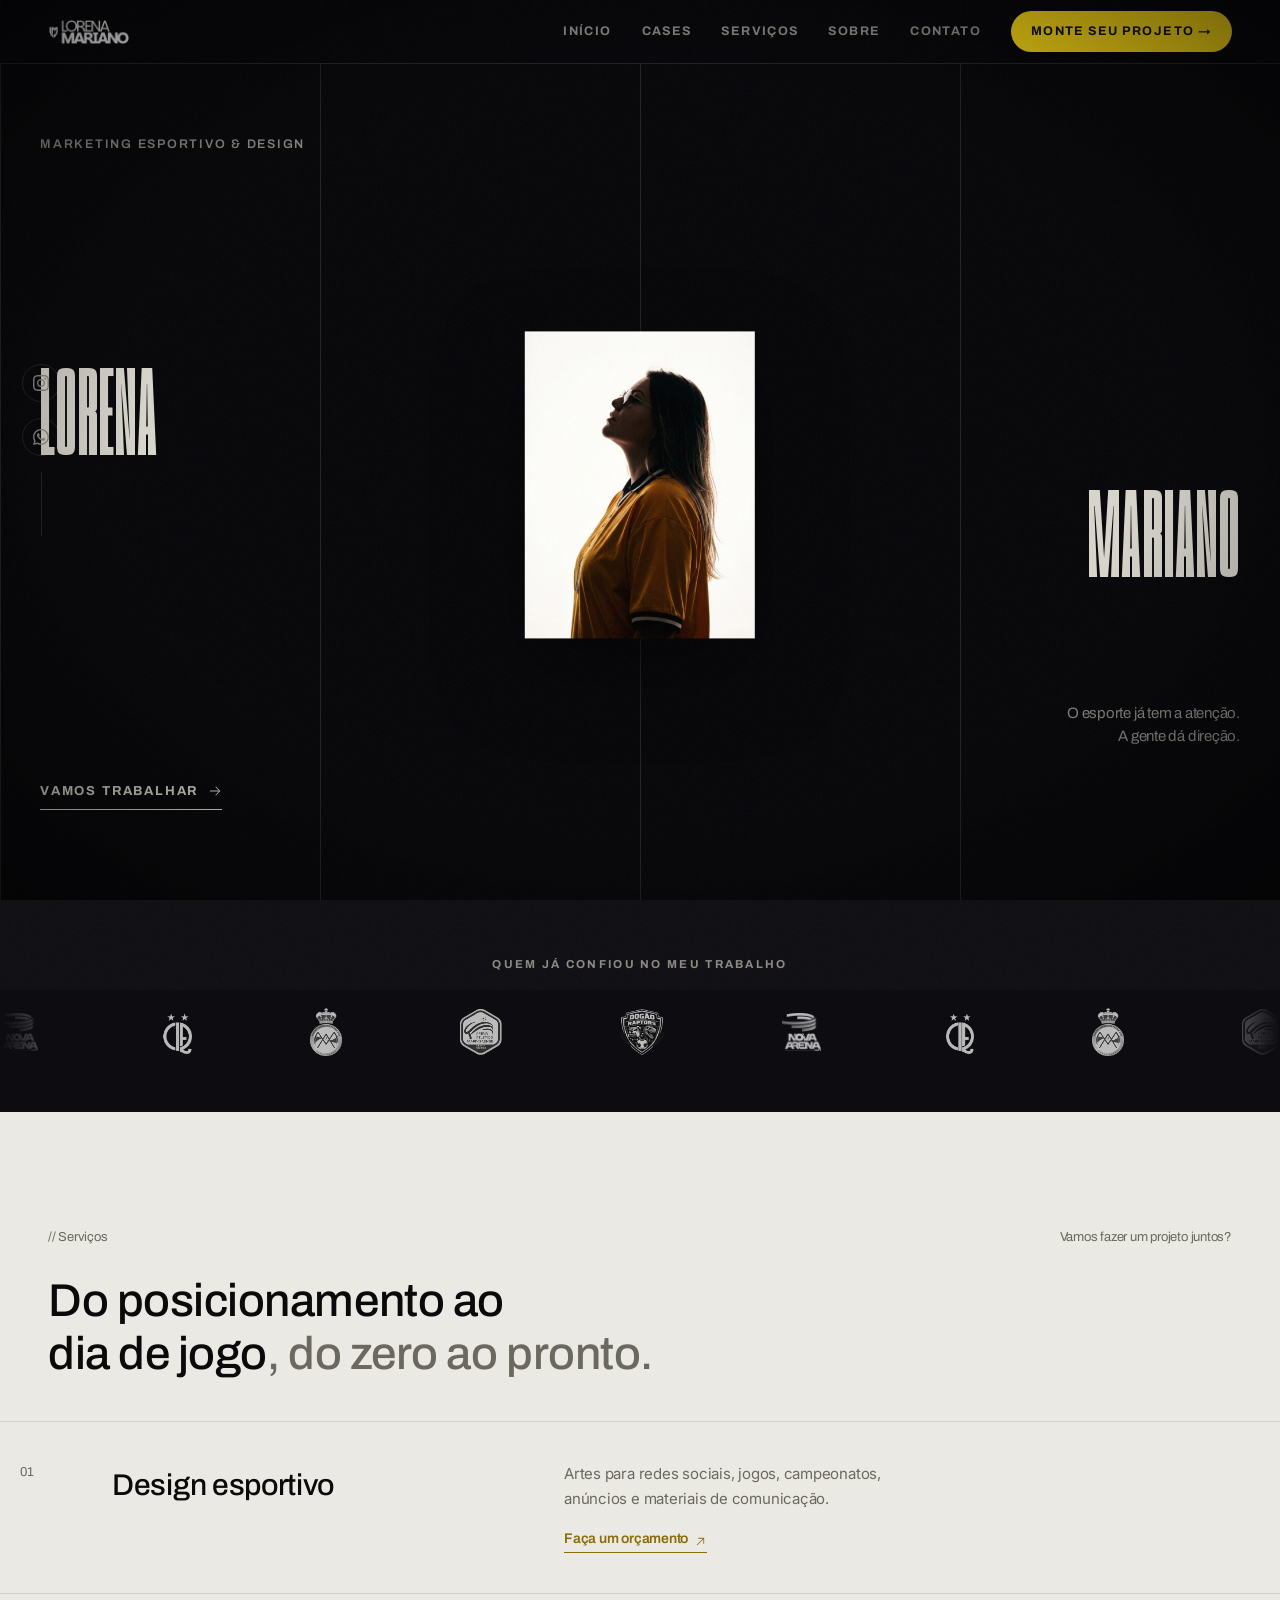
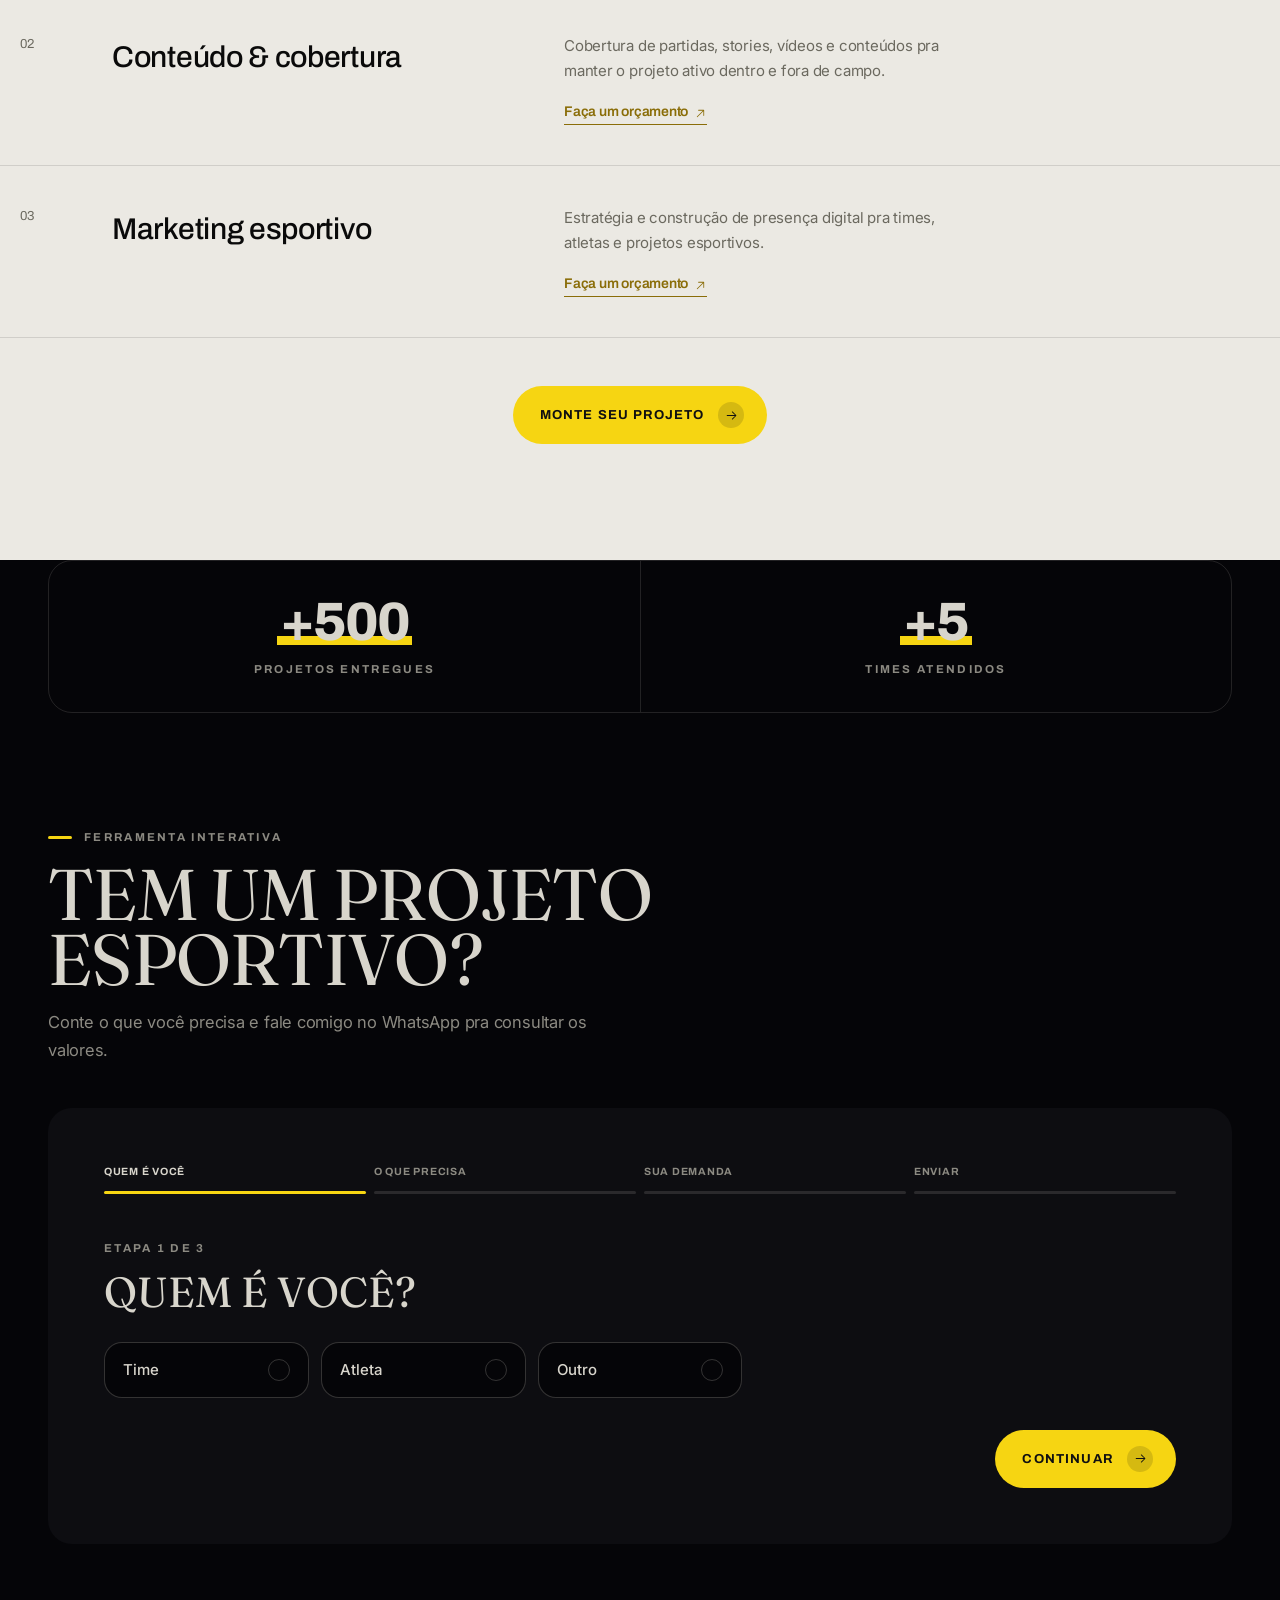
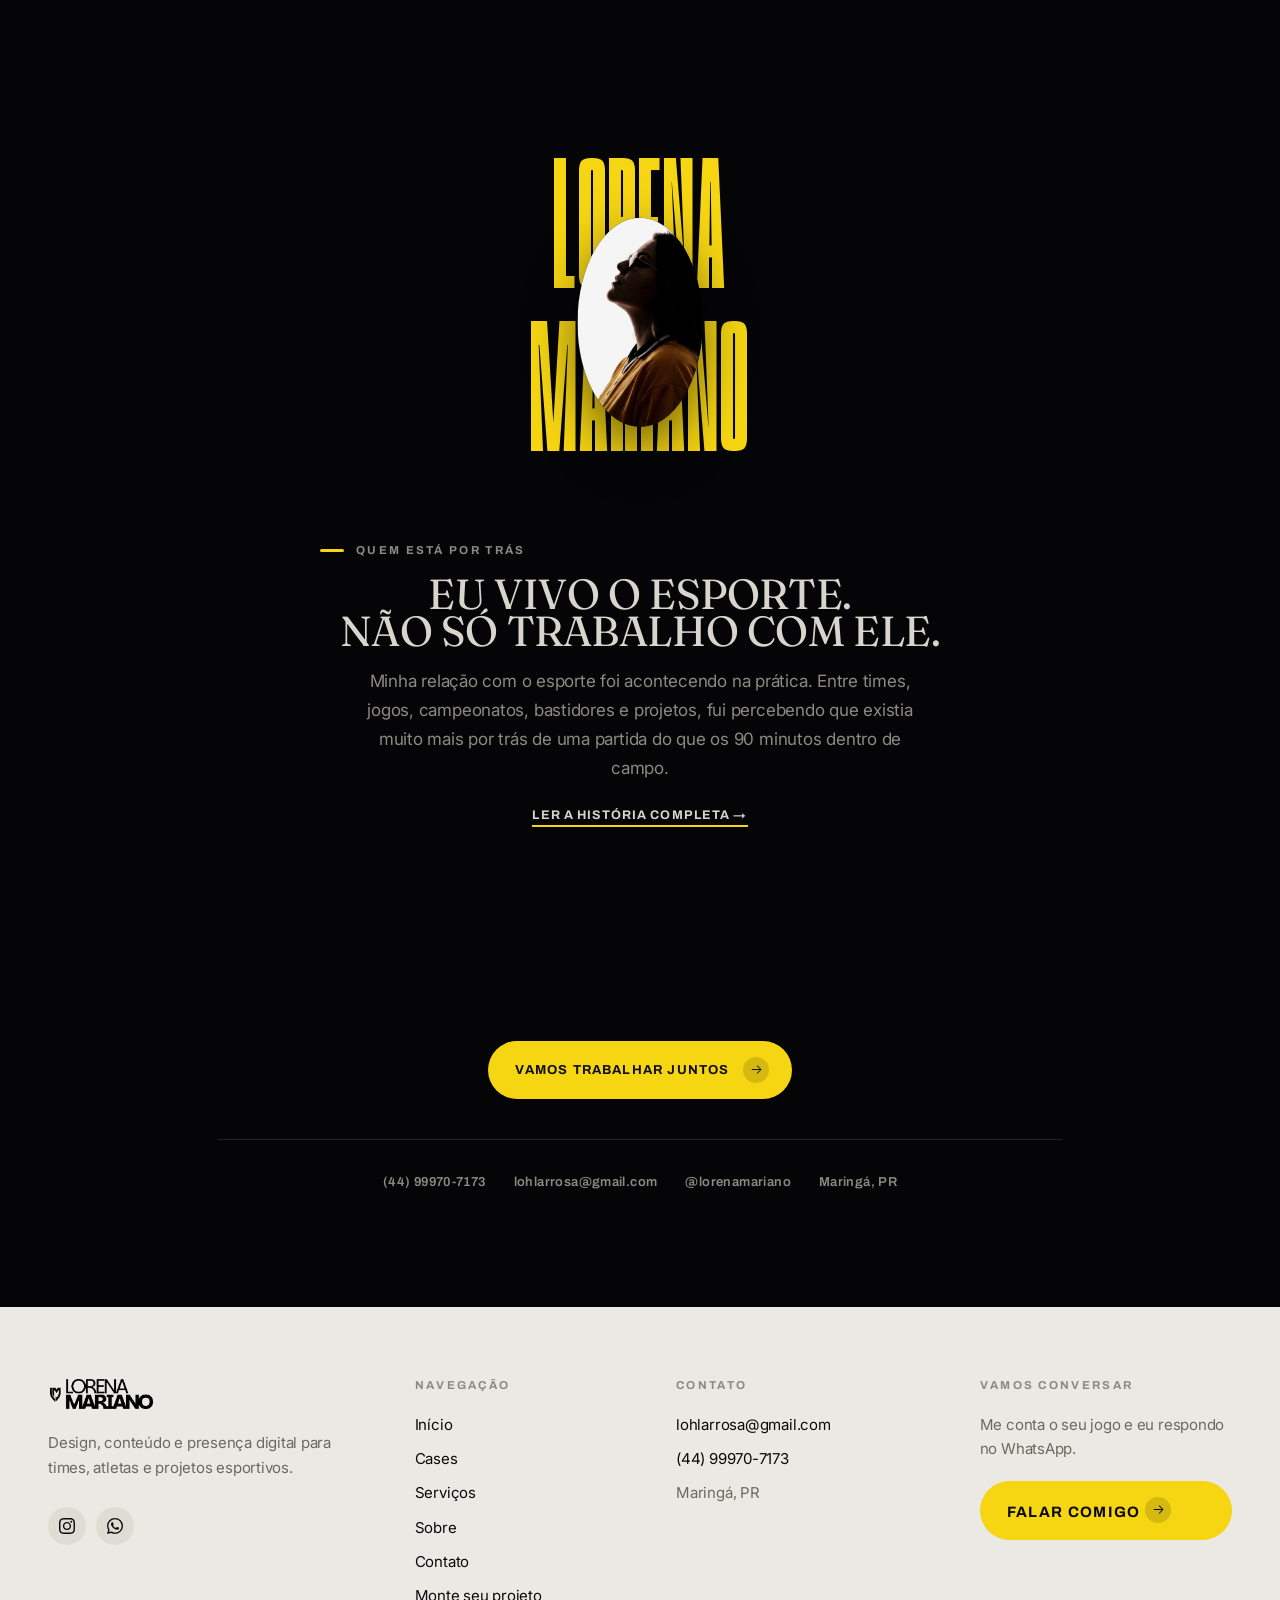
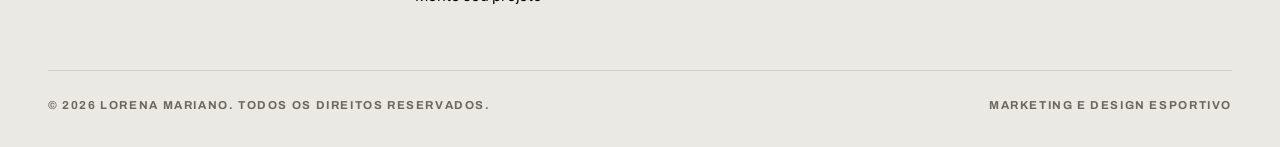
<file: lorena-mariano-design/index.html>
<!DOCTYPE html>
<html lang="pt-BR">
<head>
<meta charset="UTF-8" />
<meta name="viewport" content="width=device-width, initial-scale=1.0" />
<title>Lorena Mariano | Marketing Esportivo</title>
<meta name="description" content="Design, conteúdo e presença digital para times, atletas e projetos esportivos." />
<link rel="canonical" href="https://lorenadesign.com.br/" />

<meta property="og:type" content="website" />
<meta property="og:locale" content="pt_BR" />
<meta property="og:title" content="Lorena Mariano | Marketing Esportivo" />
<meta property="og:description" content="Design, conteúdo e presença digital para times, atletas e projetos esportivos." />
<meta property="og:image" content="https://lorenadesign.com.br/img/hero/01-prancheta.jpg" />
<meta name="twitter:card" content="summary_large_image" />
<meta name="theme-color" content="#050508" />

<link rel="icon" type="image/png" href="favicon.png" />
<link rel="apple-touch-icon" href="favicon.png" />

<link rel="preconnect" href="https://fonts.googleapis.com" />
<link rel="preconnect" href="https://fonts.gstatic.com" crossorigin />
<link href="https://fonts.googleapis.com/css2?family=Archivo:wght@400;500;600;700;800&family=Inter:wght@300;400;500;600&family=Fraunces:ital,opsz,wght@0,9..144,300;0,9..144,400;1,9..144,300&display=swap" rel="stylesheet" />
<link rel="preload" as="font" type="font/ttf" href="fonts/Furuko.ttf" crossorigin />

<link rel="stylesheet" href="styles.css" />

<script type="application/ld+json">
{
  "@context": "https://schema.org",
  "@type": "ProfessionalService",
  "name": "Lorena Mariano",
  "description": "Marketing esportivo, design e conteúdo para times, atletas e projetos esportivos.",
  "url": "https://lorenadesign.com.br/",
  "image": "https://lorenadesign.com.br/img/hero/01-prancheta.jpg",
  "areaServed": "Brasil",
  "address": { "@type": "PostalAddress", "addressLocality": "Maringá", "addressRegion": "PR", "addressCountry": "BR" },
  "sameAs": ["https://instagram.com/lorenamariano"],
  "email": "lohlarrosa@gmail.com",
  "telephone": "+5544999707173"
}
</script>
</head>
<body>
<div class="grain-overlay" aria-hidden="true"></div>

<!-- ============ NAV ============ -->
<header id="header">
  <div class="wrap nav">
    <a href="#top" class="logo" aria-label="Lorena Mariano, início">
      <img src="logo/logo.png" alt="Lorena Mariano" width="150" height="30" />
    </a>
    <nav class="nav-links" id="navLinks" aria-label="Principal">
      <a href="#top">Início</a>
      <a href="cases.html">Cases</a>
      <a href="#servicos">Serviços</a>
      <a href="#sobre">Sobre</a>
      <a href="#contato">Contato</a>
      <a href="#monte-seu-projeto" class="nav-cta">Monte seu projeto →</a>
    </nav>
    <button class="burger" id="burger" aria-label="Abrir menu" aria-expanded="false" aria-controls="navLinks">
      <span></span><span></span><span></span>
    </button>
  </div>
</header>

<!-- ============ ABA LATERAL DE REDES ============
     Para adicionar o Behance quando a página estiver no ar, descomente o
     bloco abaixo e troque o href pelo endereço do seu perfil. -->
<aside class="rail" aria-label="Redes sociais">
  <a href="https://instagram.com/lorenamariano" target="_blank" rel="noopener" aria-label="Instagram">
    <svg viewBox="0 0 24 24" aria-hidden="true"><path d="M7.0301.084c-1.2768.0602-2.1487.264-2.911.5634-.7888.3075-1.4575.72-2.1228 1.3877-.6652.6677-1.075 1.3368-1.3802 2.127-.2954.7638-.4956 1.6365-.552 2.914-.0564 1.2775-.0689 1.6882-.0626 4.947.0062 3.2586.0206 3.6671.0825 4.9473.061 1.2765.264 2.1482.5635 2.9107.308.7889.72 1.4573 1.388 2.1228.6679.6655 1.3365 1.0743 2.1285 1.38.7632.295 1.6361.4961 2.9134.552 1.2773.056 1.6884.069 4.9462.0627 3.2578-.0062 3.668-.0207 4.9478-.0814 1.28-.0607 2.147-.2652 2.9098-.5633.7889-.3086 1.4578-.72 2.1228-1.3881.665-.6682 1.0745-1.3378 1.3795-2.1284.2957-.7632.4966-1.636.552-2.9124.056-1.2809.0692-1.6898.063-4.948-.0063-3.2583-.021-3.6668-.0817-4.9465-.0607-1.2797-.264-2.1487-.5633-2.9117-.3084-.7889-.72-1.4568-1.3876-2.1228C21.2982 1.33 20.628.9208 19.8378.6165 19.074.321 18.2017.1197 16.9244.0645 15.6471.0093 15.236-.005 11.977.0014 8.718.0076 8.31.0215 7.0301.0839m.1402 21.6932c-1.17-.0509-1.8053-.2453-2.2287-.408-.5606-.216-.96-.4771-1.3819-.895-.422-.4178-.6811-.8186-.9-1.378-.1644-.4234-.3624-1.058-.4171-2.228-.0595-1.2645-.072-1.6442-.079-4.848-.007-3.2037.0053-3.583.0607-4.848.05-1.169.2456-1.805.408-2.2282.216-.5613.4762-.96.895-1.3816.4188-.4217.8184-.6814 1.3783-.9003.423-.1651 1.0575-.3614 2.227-.4171 1.2655-.06 1.6447-.072 4.848-.079 3.2033-.007 3.5835.005 4.8495.0608 1.169.0508 1.8053.2445 2.228.408.5608.216.96.4754 1.3816.895.4217.4194.6816.8176.9005 1.3787.1653.4217.3617 1.056.4169 2.2263.0602 1.2655.0739 1.645.0796 4.848.0058 3.203-.0055 3.5834-.061 4.848-.051 1.17-.245 1.8055-.408 2.2294-.216.5604-.4763.96-.8954 1.3814-.419.4215-.8181.6811-1.3783.9-.4224.1649-1.0577.3617-2.2262.4174-1.2656.0595-1.6448.072-4.8493.079-3.2045.007-3.5825-.006-4.848-.0608M16.953 5.5864A1.44 1.44 0 1 0 18.39 4.144a1.44 1.44 0 0 0-1.437 1.4424M5.8385 12.012c.0067 3.4032 2.7706 6.1557 6.173 6.1493 3.4026-.0065 6.157-2.7701 6.1506-6.1733-.0065-3.4032-2.771-6.1565-6.174-6.1498-3.403.0067-6.156 2.771-6.1496 6.1738M8 12.0077a4 4 0 1 1 4.008 3.9921A3.9996 3.9996 0 0 1 8 12.0077"/></svg>
  </a>
  <a href="https://wa.me/5544999707173" target="_blank" rel="noopener" aria-label="WhatsApp">
    <svg viewBox="0 0 24 24" aria-hidden="true"><path d="M17.472 14.382c-.297-.149-1.758-.867-2.03-.967-.273-.099-.471-.148-.67.15-.197.297-.767.966-.94 1.164-.173.199-.347.223-.644.075-.297-.15-1.255-.463-2.39-1.475-.883-.788-1.48-1.761-1.653-2.059-.173-.297-.018-.458.13-.606.134-.133.298-.347.446-.52.149-.174.198-.298.298-.497.099-.198.05-.371-.025-.52-.075-.149-.669-1.612-.916-2.207-.242-.579-.487-.5-.669-.51-.173-.008-.371-.01-.57-.01-.198 0-.52.074-.792.372-.272.297-1.04 1.016-1.04 2.479 0 1.462 1.065 2.875 1.213 3.074.149.198 2.096 3.2 5.077 4.487.709.306 1.262.489 1.694.625.712.227 1.36.195 1.871.118.571-.085 1.758-.719 2.006-1.413.248-.694.248-1.289.173-1.413-.074-.124-.272-.198-.57-.347m-5.421 7.403h-.004a9.87 9.87 0 01-5.031-1.378l-.361-.214-3.741.982.998-3.648-.235-.374a9.86 9.86 0 01-1.51-5.26c.001-5.45 4.436-9.884 9.888-9.884 2.64 0 5.122 1.03 6.988 2.898a9.825 9.825 0 012.893 6.994c-.003 5.45-4.437 9.884-9.885 9.884m8.413-18.297A11.815 11.815 0 0012.05 0C5.495 0 .16 5.335.157 11.892c0 2.096.547 4.142 1.588 5.945L.057 24l6.305-1.654a11.882 11.882 0 005.683 1.448h.005c6.554 0 11.89-5.335 11.893-11.893a11.821 11.821 0 00-3.48-8.413Z"/></svg>
  </a>
  <!--
  <a href="https://www.behance.net/SEU-PERFIL" target="_blank" rel="noopener" aria-label="Behance">
    <svg viewBox="0 0 24 24" aria-hidden="true"><path d="M16.969 16.927a2.561 2.561 0 0 0 1.901.677 2.501 2.501 0 0 0 1.531-.475c.362-.235.636-.584.779-.99h2.585a5.091 5.091 0 0 1-1.9 2.896 5.292 5.292 0 0 1-3.091.88 5.839 5.839 0 0 1-2.284-.433 4.871 4.871 0 0 1-1.723-1.211 5.657 5.657 0 0 1-1.08-1.874 7.057 7.057 0 0 1-.383-2.393c-.005-.8.129-1.595.396-2.349a5.313 5.313 0 0 1 5.088-3.604 4.87 4.87 0 0 1 2.376.563c.661.362 1.231.87 1.668 1.485a6.2 6.2 0 0 1 .943 2.133c.194.821.263 1.666.205 2.508h-7.699c-.063.79.184 1.574.688 2.187ZM6.947 4.084a8.065 8.065 0 0 1 1.928.198 4.29 4.29 0 0 1 1.49.638c.418.303.748.711.958 1.182.241.579.357 1.203.341 1.83a3.506 3.506 0 0 1-.506 1.961 3.726 3.726 0 0 1-1.503 1.287 3.588 3.588 0 0 1 2.027 1.437c.464.747.697 1.615.67 2.494a4.593 4.593 0 0 1-.423 2.032 3.945 3.945 0 0 1-1.163 1.413 5.114 5.114 0 0 1-1.683.807 7.135 7.135 0 0 1-1.928.259H0V4.084h6.947Zm-.235 12.9c.308.004.616-.029.916-.099a2.18 2.18 0 0 0 .766-.332c.228-.158.411-.371.534-.619.142-.317.208-.663.191-1.009a2.08 2.08 0 0 0-.642-1.715 2.618 2.618 0 0 0-1.696-.505h-3.54v4.279h3.471Zm13.635-5.967a2.13 2.13 0 0 0-1.654-.619 2.336 2.336 0 0 0-1.163.259 2.474 2.474 0 0 0-.738.62 2.359 2.359 0 0 0-.396.792c-.074.239-.12.485-.137.734h4.769a3.239 3.239 0 0 0-.679-1.785l-.002-.001Zm-13.813-.648a2.254 2.254 0 0 0 1.423-.433c.399-.355.607-.88.56-1.413a1.916 1.916 0 0 0-.178-.891 1.298 1.298 0 0 0-.495-.533 1.851 1.851 0 0 0-.711-.274 3.966 3.966 0 0 0-.835-.073H3.241v3.631h3.293v-.014ZM21.62 5.122h-5.976v1.527h5.976V5.122Z"/></svg>
  </a>
  -->
</aside>

<span id="top"></span>
<span id="scrollSentinel" aria-hidden="true"></span>

<main>

<!-- ============ HERO ============
     Reconstruída em 29/10/2026, inspirada em barbarafroes.com (pedido
     dela): nome gigante em serifa fina, partido em duas linhas, com o
     retrato dela (img/sobre-lorena.jpg, mesma foto da seção "Eu vivo o
     esporte") sobreposto bem no meio — a foto fica por cima do espaço
     entre as duas linhas, como na referência. Linhas finas verticais
     (".hero-grid-lines") dividem a tela em colunas, igual à referência.
     Saiu a foto cheia de fundo + símbolo da estrela centralizado (versão
     de 01/10) — essa reconstrução troca o formato inteiro, não só a cor. -->
<section class="hero">
  <div class="hero-grid-lines" aria-hidden="true"></div>
  <span class="hero-kicker reveal">Marketing esportivo &amp; design</span>
  <div class="hero-name-stack reveal">
    <h1 class="hero-name">
      <span class="hero-name-l">Lorena</span>
      <span class="hero-name-l hero-name-r">Mariano</span>
    </h1>
    <div class="hero-photo">
      <img src="img/sobre-lorena.jpg" alt="Retrato de Lorena Mariano, em contraluz" />
    </div>
  </div>
  <p class="hero-quote reveal">
    O esporte já tem a atenção.<br />A gente dá direção.
  </p>
  <a href="#contato" class="hero-work-link reveal">
    Vamos trabalhar
    <span class="ico" aria-hidden="true"><svg viewBox="0 0 256 256" fill="currentColor"><path d="M221.66,133.66l-72,72a8,8,0,0,1-11.32-11.32L196.69,136H40a8,8,0,0,1,0-16H196.69L138.34,61.66a8,8,0,0,1,11.32-11.32l72,72A8,8,0,0,1,221.66,133.66Z"/></svg></span>
  </a>
</section>

<!-- ============ QUEM JÁ CONFIOU ============
     Reposicionada em 29/10/2026 pra logo abaixo da hero, a pedido dela
     (antes ficava entre Cases e Depoimentos). Antiga seção "Marcas
     atendidas", só com o título que ela pediu antes. Pra acrescentar uma
     marca: exporte a logo em PNG com fundo transparente, altura 160px,
     salve em img/marcas/ e repita o bloco <img> nos DOIS .marquee-set
     (os dois precisam ser idênticos para o loop não pular). -->
<section id="marcas" class="brands">
  <div class="wrap">
    <span class="label">Quem já confiou no meu trabalho</span>
  </div>
  <div class="marquee">
    <div class="marquee-track">
      <div class="marquee-set">
        <img class="m-arena" src="img/marcas/nova-arena-ciacollor.png" alt="Nova Arena Ciacollor" width="162" height="160" loading="lazy" />
        <img class="m-qualidade" src="img/marcas/qualidade-fut7.png" alt="Qualidade Fut7" width="129" height="160" loading="lazy" />
        <img class="m-atletico" src="img/marcas/atletico-maringaense.png" alt="Atlético Maringaense" width="106" height="160" loading="lazy" />
        <img class="m-arena-atl" src="img/marcas/arena-atletico-maringaense.png" alt="Arena Atlético Maringaense" width="147" height="160" loading="lazy" />
        <img class="m-dogao" src="img/marcas/dogao-raptors.png" alt="Dogão Raptors" width="154" height="160" loading="lazy" />
        <img class="m-arena" src="img/marcas/nova-arena-ciacollor.png" alt="" aria-hidden="true" width="162" height="160" loading="lazy" />
        <img class="m-qualidade" src="img/marcas/qualidade-fut7.png" alt="" aria-hidden="true" width="129" height="160" loading="lazy" />
        <img class="m-atletico" src="img/marcas/atletico-maringaense.png" alt="" aria-hidden="true" width="106" height="160" loading="lazy" />
        <img class="m-arena-atl" src="img/marcas/arena-atletico-maringaense.png" alt="" aria-hidden="true" width="147" height="160" loading="lazy" />
        <img class="m-dogao" src="img/marcas/dogao-raptors.png" alt="" aria-hidden="true" width="154" height="160" loading="lazy" />
      </div>
      <div class="marquee-set" aria-hidden="true">
        <img class="m-arena" src="img/marcas/nova-arena-ciacollor.png" alt="" aria-hidden="true" width="162" height="160" loading="lazy" />
        <img class="m-qualidade" src="img/marcas/qualidade-fut7.png" alt="" aria-hidden="true" width="129" height="160" loading="lazy" />
        <img class="m-atletico" src="img/marcas/atletico-maringaense.png" alt="" aria-hidden="true" width="106" height="160" loading="lazy" />
        <img class="m-arena-atl" src="img/marcas/arena-atletico-maringaense.png" alt="" aria-hidden="true" width="147" height="160" loading="lazy" />
        <img class="m-dogao" src="img/marcas/dogao-raptors.png" alt="" aria-hidden="true" width="154" height="160" loading="lazy" />
        <img class="m-arena" src="img/marcas/nova-arena-ciacollor.png" alt="" aria-hidden="true" width="162" height="160" loading="lazy" />
        <img class="m-qualidade" src="img/marcas/qualidade-fut7.png" alt="" aria-hidden="true" width="129" height="160" loading="lazy" />
        <img class="m-atletico" src="img/marcas/atletico-maringaense.png" alt="" aria-hidden="true" width="106" height="160" loading="lazy" />
        <img class="m-arena-atl" src="img/marcas/arena-atletico-maringaense.png" alt="" aria-hidden="true" width="147" height="160" loading="lazy" />
        <img class="m-dogao" src="img/marcas/dogao-raptors.png" alt="" aria-hidden="true" width="154" height="160" loading="lazy" />
      </div>
    </div>
  </div>
</section>

<!-- ============ SERVIÇOS ============
     Reposicionada em 29/10/2026 pra logo abaixo de "Quem já confiou", a
     pedido dela (antes ficava depois de Sobre/Números). Formato da
     referência (barbarafroes.com): seção clara (fundo --light-bg) em vez
     de escura, cabeçalho em duas colunas (eyebrow + subtítulo) com a
     manchete grande embaixo, depois uma lista de linhas numeradas (não
     mais grid de 3 cartões) — cada linha com filete separando da
     próxima. O link de cada serviço usa --accent-on-light (dourado
     escuro), não o amarelo puro: amarelo puro como texto sobre fundo
     claro não tem contraste suficiente (ver nota no token, em
     styles.css). Mesmas 3 frentes de sempre, só reformatadas. -->
<section id="servicos" class="svc-light">
  <div class="wrap svc-head-row reveal">
    <span class="svc-eyebrow">// Serviços</span>
    <span class="svc-subeyebrow">Vamos fazer um projeto juntos?</span>
  </div>
  <div class="wrap">
    <h2 class="svc-headline reveal">
      Do posicionamento ao<br />dia de jogo<span class="dim">, do zero ao pronto.</span>
    </h2>
  </div>

  <div class="svc-list">
    <article class="svc-row reveal">
      <div class="wrap svc-row-grid">
        <span class="svc-row-num">01</span>
        <h3 class="svc-row-title">Design esportivo</h3>
        <div class="svc-row-desc">
          <p>Artes para redes sociais, jogos, campeonatos, anúncios e materiais de comunicação.</p>
          <a href="#contato" class="svc-row-link">
            Faça um orçamento
            <span class="ico" aria-hidden="true"><svg viewBox="0 0 256 256" fill="currentColor"><path d="M200,64V168a8,8,0,0,1-16,0V83.31L69.66,197.66a8,8,0,0,1-11.32-11.32L172.69,72H88a8,8,0,0,1,0-16H192A8,8,0,0,1,200,64Z"/></svg></span>
          </a>
        </div>
      </div>
    </article>

    <article class="svc-row reveal">
      <div class="wrap svc-row-grid">
        <span class="svc-row-num">02</span>
        <h3 class="svc-row-title">Conteúdo &amp; cobertura</h3>
        <div class="svc-row-desc">
          <p>Cobertura de partidas, stories, vídeos e conteúdos pra manter o projeto ativo dentro e fora de campo.</p>
          <a href="#contato" class="svc-row-link">
            Faça um orçamento
            <span class="ico" aria-hidden="true"><svg viewBox="0 0 256 256" fill="currentColor"><path d="M200,64V168a8,8,0,0,1-16,0V83.31L69.66,197.66a8,8,0,0,1-11.32-11.32L172.69,72H88a8,8,0,0,1,0-16H192A8,8,0,0,1,200,64Z"/></svg></span>
          </a>
        </div>
      </div>
    </article>

    <article class="svc-row reveal">
      <div class="wrap svc-row-grid">
        <span class="svc-row-num">03</span>
        <h3 class="svc-row-title">Marketing esportivo</h3>
        <div class="svc-row-desc">
          <p>Estratégia e construção de presença digital pra times, atletas e projetos esportivos.</p>
          <a href="#contato" class="svc-row-link">
            Faça um orçamento
            <span class="ico" aria-hidden="true"><svg viewBox="0 0 256 256" fill="currentColor"><path d="M200,64V168a8,8,0,0,1-16,0V83.31L69.66,197.66a8,8,0,0,1-11.32-11.32L172.69,72H88a8,8,0,0,1,0-16H192A8,8,0,0,1,200,64Z"/></svg></span>
          </a>
        </div>
      </div>
    </article>
  </div>

  <div class="wrap svc-cta reveal">
    <a href="#monte-seu-projeto" class="btn btn-primary">
      Monte seu projeto
      <span class="ico" aria-hidden="true"><svg viewBox="0 0 256 256" fill="currentColor"><path d="M221.66,133.66l-72,72a8,8,0,0,1-11.32-11.32L196.69,136H40a8,8,0,0,1,0-16H196.69L138.34,61.66a8,8,0,0,1,11.32-11.32l72,72A8,8,0,0,1,221.66,133.66Z"/></svg></span>
    </a>
  </div>
</section>

<!-- ============ PROVA / AUTORIDADE ============
     Números reais, dados por ela em 14/09/2026. O terceiro indicador fica
     de fora até ela decidir qual usar — grid em 2 colunas até lá. Pra
     acrescentar o terceiro: copie um .stat, cole como 3º filho, e troque
     .stats-2 por .stats-3 no CSS (ou remova a classe, o grid já assume 3
     por padrão). -->
<div class="wrap">
  <div class="stats reveal">
    <div class="stat">
      <div class="num">+500</div>
      <div class="label lbl">projetos entregues</div>
    </div>
    <div class="stat">
      <div class="num">+5</div>
      <div class="label lbl">times atendidos</div>
    </div>
    <!-- Terceiro indicador: a Lorena vai definir depois. Exemplo de bloco
         pronto pra colar aqui quando tiver o número:
    <div class="stat">
      <div class="num">+NÚMERO</div>
      <div class="label lbl">texto do indicador</div>
    </div>
    -->
  </div>
</div>

<!-- ============ DEPOIMENTOS ============
     Componente pronto, mas OCULTO: hoje não existe nenhum depoimento real,
     e ela pediu explicitamente pra não inventar. Assim que tiver o
     primeiro depoimento de verdade, tire esta seção do comentário e
     preencha um <article class="testimonial"> por depoimento (mantenha só
     os reais, apague o exemplo).

<section id="depoimentos">
  <div class="wrap">
    <div class="svc-head reveal">
      <span class="label label-rule">Depoimentos</span>
      <h2 class="display h2">Quem já trabalhou comigo, conta.</h2>
    </div>
    <div class="testi-grid">
      <article class="testimonial reveal">
        <p class="testi-quote">"Texto do depoimento aqui."</p>
        <span class="testi-nome">Nome da pessoa</span>
        <span class="testi-cargo">Time / função</span>
      </article>
    </div>
  </div>
</section>
-->

<!-- ============ MONTE SEU PROJETO ============
     Reconstruído em 29/10/2026: saiu o cálculo de preço (planos e
     valores saíram do site inteiro, pedido dela) — virou um briefing
     guiado que termina numa mensagem pronta pro WhatsApp, onde os
     valores são consultados direto na conversa. Opções ficam em
     js/projeto-config.js — edite ali pra trocar ou adicionar itens,
     sem mexer neste arquivo. -->
<section id="monte-seu-projeto" class="msp-section">
  <div class="wrap">
    <div class="svc-head reveal">
      <span class="label label-rule">Ferramenta interativa</span>
      <h2 class="display h2">Tem um projeto esportivo?</h2>
      <p class="lead">Conte o que você precisa e fale comigo no WhatsApp pra consultar os valores.</p>
    </div>

    <div class="msp-card reveal" id="mspCard">
      <ol class="msp-steps" id="mspStepsNav" aria-label="Progresso do briefing">
        <li data-step="1" aria-current="step">Quem é você</li>
        <li data-step="2">O que precisa</li>
        <li data-step="3">Sua demanda</li>
        <li data-step="4">Enviar</li>
      </ol>
      <p class="visually-hidden" id="mspLiveRegion" aria-live="polite"></p>

      <!-- ETAPA 1 -->
      <div class="msp-step" data-step="1">
        <span class="msp-eyebrow">Etapa 1 de 3</span>
        <h3 class="msp-question" id="mspQ1">Quem é você?</h3>
        <div class="msp-options" id="mspQuem" role="group" aria-labelledby="mspQ1"></div>
        <p class="field-error" id="mspErr1" role="status"></p>
        <div class="msp-actions">
          <span></span>
          <button type="button" class="btn btn-primary msp-next" data-next="2">
            Continuar
            <span class="ico" aria-hidden="true"><svg viewBox="0 0 256 256" fill="currentColor"><path d="M221.66,133.66l-72,72a8,8,0,0,1-11.32-11.32L196.69,136H40a8,8,0,0,1,0-16H196.69L138.34,61.66a8,8,0,0,1,11.32-11.32l72,72A8,8,0,0,1,221.66,133.66Z"/></svg></span>
          </button>
        </div>
      </div>

      <!-- ETAPA 2 -->
      <div class="msp-step" data-step="2" hidden>
        <span class="msp-eyebrow">Etapa 2 de 3</span>
        <h3 class="msp-question" id="mspQ2">O que você precisa?</h3>
        <p class="msp-hint">Pode selecionar mais de um item — combine o que fizer sentido para o seu projeto.</p>
        <div class="msp-options" id="mspServicos" role="group" aria-labelledby="mspQ2"></div>
        <p class="field-error" id="mspErr2" role="status"></p>
        <div class="msp-actions">
          <button type="button" class="btn btn-ghost msp-back" data-back="1">
            <span class="ico ico-back" aria-hidden="true"><svg viewBox="0 0 256 256" fill="currentColor"><path d="M221.66,133.66l-72,72a8,8,0,0,1-11.32-11.32L196.69,136H40a8,8,0,0,1,0-16H196.69L138.34,61.66a8,8,0,0,1,11.32-11.32l72,72A8,8,0,0,1,221.66,133.66Z"/></svg></span>
            Voltar
          </button>
          <button type="button" class="btn btn-primary msp-next" data-next="3">
            Continuar
            <span class="ico" aria-hidden="true"><svg viewBox="0 0 256 256" fill="currentColor"><path d="M221.66,133.66l-72,72a8,8,0,0,1-11.32-11.32L196.69,136H40a8,8,0,0,1,0-16H196.69L138.34,61.66a8,8,0,0,1,11.32-11.32l72,72A8,8,0,0,1,221.66,133.66Z"/></svg></span>
          </button>
        </div>
      </div>

      <!-- ETAPA 3 -->
      <div class="msp-step" data-step="3" hidden>
        <span class="msp-eyebrow">Etapa 3 de 3</span>
        <h3 class="msp-question" id="mspQ3">Como é sua demanda?</h3>
        <div class="msp-options" id="mspFrequencia" role="group" aria-labelledby="mspQ3"></div>
        <p class="field-error" id="mspErr3" role="status"></p>
        <div class="msp-actions">
          <button type="button" class="btn btn-ghost msp-back" data-back="2">
            <span class="ico ico-back" aria-hidden="true"><svg viewBox="0 0 256 256" fill="currentColor"><path d="M221.66,133.66l-72,72a8,8,0,0,1-11.32-11.32L196.69,136H40a8,8,0,0,1,0-16H196.69L138.34,61.66a8,8,0,0,1,11.32-11.32l72,72A8,8,0,0,1,221.66,133.66Z"/></svg></span>
            Voltar
          </button>
          <button type="button" class="btn btn-primary msp-next" data-next="4">
            Revisar e enviar
            <span class="ico" aria-hidden="true"><svg viewBox="0 0 256 256" fill="currentColor"><path d="M221.66,133.66l-72,72a8,8,0,0,1-11.32-11.32L196.69,136H40a8,8,0,0,1,0-16H196.69L138.34,61.66a8,8,0,0,1,11.32-11.32l72,72A8,8,0,0,1,221.66,133.66Z"/></svg></span>
          </button>
        </div>
      </div>

      <!-- RESUMO / ENVIO -->
      <div class="msp-step" data-step="4" hidden>
        <span class="msp-eyebrow">Resumo do pedido</span>
        <h3 class="msp-question" id="mspQ4">Confirme e fale comigo no WhatsApp.</h3>
        <p class="msp-context" id="mspContexto"></p>

        <div class="msp-recap" id="mspRecap" aria-label="Itens selecionados no briefing"></div>

        <p class="msp-disclaimer">
          Sem valores por aqui — a gente consulta os valores certinhos direto
          na conversa, olhando com calma o que o seu projeto precisa.
        </p>

        <div class="msp-actions msp-actions-result">
          <button type="button" class="btn btn-ghost msp-restart">Recomeçar</button>
          <button type="button" class="btn btn-primary" id="mspWhats">
            Consultar valores no WhatsApp
            <span class="ico" aria-hidden="true"><svg viewBox="0 0 256 256" fill="currentColor"><path d="M221.66,133.66l-72,72a8,8,0,0,1-11.32-11.32L196.69,136H40a8,8,0,0,1,0-16H196.69L138.34,61.66a8,8,0,0,1,11.32-11.32l72,72A8,8,0,0,1,221.66,133.66Z"/></svg></span>
          </button>
        </div>
      </div>
    </div>
  </div>
</section>

<!-- ============ EU VIVO O ESPORTE ============
     Reposicionada em 29/10/2026 pra logo abaixo de "Monte seu projeto",
     a pedido dela (antes ficava entre Serviços e Números). Evolução da
     antiga seção "Sobre (resumo)": mesmo link pra história completa em
     sobre.html, com o headline pessoal que ela pediu. ".sc-signature" é
     duas linhas de texto com a foto em "position:absolute" centralizada
     entre elas — o "encaixe" é a foto sobrepondo o espaço entre as duas
     linhas, não um recorte real da letra.
     "img/sobre-lorena-assinatura.jpg" é um recorte fechado no rosto/ombro
     de "img/sobre-lorena.jpg" (a foto original, de corpo inteiro em
     contraluz, também usada na hero desde 29/10/2026) — só pra essa
     moldura oval pequena. -->
<section id="sobre" class="sobre-curto">
  <div class="wrap reveal">
    <div class="sc-signature">
      <span class="sc-sig-line">Lorena</span>
      <span class="sc-sig-photo">
        <img class="vintage-photo" src="img/sobre-lorena-assinatura.jpg"
             alt="Lorena Mariano de perfil em contraluz, vestindo camisa de time" loading="lazy" />
      </span>
      <span class="sc-sig-line">Mariano</span>
    </div>
    <div class="sc-texto">
      <span class="label label-rule">Quem está por trás</span>
      <h2 class="display h2 sc-h">Eu vivo o esporte.<br />Não só trabalho com ele.</h2>
      <p>
        Minha relação com o esporte foi acontecendo na prática. Entre times,
        jogos, campeonatos, bastidores e projetos, fui percebendo que existia
        muito mais por trás de uma partida do que os 90 minutos dentro de campo.
      </p>
      <a class="sc-link" href="sobre.html">Ler a história completa →</a>
    </div>
  </div>
</section>

<!-- ============ CTA FINAL / CONTATO ============
     Sem formulário genérico: o "Monte seu projeto" já pergunta o que a
     pessoa precisa e devolve uma estimativa, então pedir de novo aqui
     (nome, o que precisa, prazo...) seria repetir a mesma coisa duas
     vezes. Em vez disso, um encerramento direto — WhatsApp com mensagem
     simples já preenchida, mais os canais de contato. -->
<section id="contato" class="cta-final">
  <div class="wrap cta-final-wrap reveal">
    <div class="cta-final-actions">
      <a id="ctaFinalWhats" href="#" class="btn btn-primary" target="_blank" rel="noopener">
        Vamos trabalhar juntos
        <span class="ico" aria-hidden="true"><svg viewBox="0 0 256 256" fill="currentColor"><path d="M221.66,133.66l-72,72a8,8,0,0,1-11.32-11.32L196.69,136H40a8,8,0,0,1,0-16H196.69L138.34,61.66a8,8,0,0,1,11.32-11.32l72,72A8,8,0,0,1,221.66,133.66Z"/></svg></span>
      </a>
    </div>
    <div class="cta-final-channels">
      <a href="https://wa.me/5544999707173" target="_blank" rel="noopener">(44) 99970-7173</a>
      <a href="mailto:lohlarrosa@gmail.com">lohlarrosa@gmail.com</a>
      <a href="https://instagram.com/lorenamariano" target="_blank" rel="noopener">@lorenamariano</a>
      <span>Maringá, PR</span>
    </div>
  </div>
</section>

</main>

<!-- ============ FOOTER ============ -->
<footer>
  <div class="wrap">
    <div class="foot-grid">

      <div>
        <a href="#top" class="foot-logo" aria-label="Lorena Mariano, início">
          <img src="logo/logo.png" alt="Lorena Mariano" width="170" height="34" loading="lazy" />
        </a>
        <p class="foot-sobre">
          Design, conteúdo e presença digital para times, atletas e projetos esportivos.
        </p>
        <!-- Behance: descomente e troque o href quando a página estiver no ar. -->
        <div class="foot-social">
          <a href="https://instagram.com/lorenamariano" target="_blank" rel="noopener" aria-label="Instagram">
            <svg viewBox="0 0 24 24" aria-hidden="true"><path d="M7.0301.084c-1.2768.0602-2.1487.264-2.911.5634-.7888.3075-1.4575.72-2.1228 1.3877-.6652.6677-1.075 1.3368-1.3802 2.127-.2954.7638-.4956 1.6365-.552 2.914-.0564 1.2775-.0689 1.6882-.0626 4.947.0062 3.2586.0206 3.6671.0825 4.9473.061 1.2765.264 2.1482.5635 2.9107.308.7889.72 1.4573 1.388 2.1228.6679.6655 1.3365 1.0743 2.1285 1.38.7632.295 1.6361.4961 2.9134.552 1.2773.056 1.6884.069 4.9462.0627 3.2578-.0062 3.668-.0207 4.9478-.0814 1.28-.0607 2.147-.2652 2.9098-.5633.7889-.3086 1.4578-.72 2.1228-1.3881.665-.6682 1.0745-1.3378 1.3795-2.1284.2957-.7632.4966-1.636.552-2.9124.056-1.2809.0692-1.6898.063-4.948-.0063-3.2583-.021-3.6668-.0817-4.9465-.0607-1.2797-.264-2.1487-.5633-2.9117-.3084-.7889-.72-1.4568-1.3876-2.1228C21.2982 1.33 20.628.9208 19.8378.6165 19.074.321 18.2017.1197 16.9244.0645 15.6471.0093 15.236-.005 11.977.0014 8.718.0076 8.31.0215 7.0301.0839m.1402 21.6932c-1.17-.0509-1.8053-.2453-2.2287-.408-.5606-.216-.96-.4771-1.3819-.895-.422-.4178-.6811-.8186-.9-1.378-.1644-.4234-.3624-1.058-.4171-2.228-.0595-1.2645-.072-1.6442-.079-4.848-.007-3.2037.0053-3.583.0607-4.848.05-1.169.2456-1.805.408-2.2282.216-.5613.4762-.96.895-1.3816.4188-.4217.8184-.6814 1.3783-.9003.423-.1651 1.0575-.3614 2.227-.4171 1.2655-.06 1.6447-.072 4.848-.079 3.2033-.007 3.5835.005 4.8495.0608 1.169.0508 1.8053.2445 2.228.408.5608.216.96.4754 1.3816.895.4217.4194.6816.8176.9005 1.3787.1653.4217.3617 1.056.4169 2.2263.0602 1.2655.0739 1.645.0796 4.848.0058 3.203-.0055 3.5834-.061 4.848-.051 1.17-.245 1.8055-.408 2.2294-.216.5604-.4763.96-.8954 1.3814-.419.4215-.8181.6811-1.3783.9-.4224.1649-1.0577.3617-2.2262.4174-1.2656.0595-1.6448.072-4.8493.079-3.2045.007-3.5825-.006-4.848-.0608M16.953 5.5864A1.44 1.44 0 1 0 18.39 4.144a1.44 1.44 0 0 0-1.437 1.4424M5.8385 12.012c.0067 3.4032 2.7706 6.1557 6.173 6.1493 3.4026-.0065 6.157-2.7701 6.1506-6.1733-.0065-3.4032-2.771-6.1565-6.174-6.1498-3.403.0067-6.156 2.771-6.1496 6.1738M8 12.0077a4 4 0 1 1 4.008 3.9921A3.9996 3.9996 0 0 1 8 12.0077"/></svg>
          </a>
          <a href="https://wa.me/5544999707173" target="_blank" rel="noopener" aria-label="WhatsApp">
            <svg viewBox="0 0 24 24" aria-hidden="true"><path d="M17.472 14.382c-.297-.149-1.758-.867-2.03-.967-.273-.099-.471-.148-.67.15-.197.297-.767.966-.94 1.164-.173.199-.347.223-.644.075-.297-.15-1.255-.463-2.39-1.475-.883-.788-1.48-1.761-1.653-2.059-.173-.297-.018-.458.13-.606.134-.133.298-.347.446-.52.149-.174.198-.298.298-.497.099-.198.05-.371-.025-.52-.075-.149-.669-1.612-.916-2.207-.242-.579-.487-.5-.669-.51-.173-.008-.371-.01-.57-.01-.198 0-.52.074-.792.372-.272.297-1.04 1.016-1.04 2.479 0 1.462 1.065 2.875 1.213 3.074.149.198 2.096 3.2 5.077 4.487.709.306 1.262.489 1.694.625.712.227 1.36.195 1.871.118.571-.085 1.758-.719 2.006-1.413.248-.694.248-1.289.173-1.413-.074-.124-.272-.198-.57-.347m-5.421 7.403h-.004a9.87 9.87 0 01-5.031-1.378l-.361-.214-3.741.982.998-3.648-.235-.374a9.86 9.86 0 01-1.51-5.26c.001-5.45 4.436-9.884 9.888-9.884 2.64 0 5.122 1.03 6.988 2.898a9.825 9.825 0 012.893 6.994c-.003 5.45-4.437 9.884-9.885 9.884m8.413-18.297A11.815 11.815 0 0012.05 0C5.495 0 .16 5.335.157 11.892c0 2.096.547 4.142 1.588 5.945L.057 24l6.305-1.654a11.882 11.882 0 005.683 1.448h.005c6.554 0 11.89-5.335 11.893-11.893a11.821 11.821 0 00-3.48-8.413Z"/></svg>
          </a>
        </div>
      </div>

      <div class="foot-col">
        <h3 class="label">Navegação</h3>
        <a href="#top">Início</a>
        <a href="cases.html">Cases</a>
        <a href="#servicos">Serviços</a>
        <a href="#sobre">Sobre</a>
        <a href="#contato">Contato</a>
        <a href="#monte-seu-projeto">Monte seu projeto</a>
      </div>

      <div class="foot-col">
        <h3 class="label">Contato</h3>
        <a href="mailto:lohlarrosa@gmail.com">lohlarrosa@gmail.com</a>
        <a href="https://wa.me/5544999707173" target="_blank" rel="noopener">(44) 99970-7173</a>
        <p>Maringá, PR</p>
      </div>

      <div class="foot-col foot-cta">
        <h3 class="label">Vamos conversar</h3>
        <p>Me conta o seu jogo e eu respondo no WhatsApp.</p>
        <a href="#contato" class="btn btn-primary">
          Falar comigo
          <span class="ico" aria-hidden="true"><svg viewBox="0 0 256 256" fill="currentColor"><path d="M221.66,133.66l-72,72a8,8,0,0,1-11.32-11.32L196.69,136H40a8,8,0,0,1,0-16H196.69L138.34,61.66a8,8,0,0,1,11.32-11.32l72,72A8,8,0,0,1,221.66,133.66Z"/></svg></span>
        </a>
      </div>

    </div>
    <div class="foot-bottom">
      <span>&copy; 2026 Lorena Mariano. Todos os direitos reservados.</span>
      <span>Marketing e design esportivo</span>
    </div>
  </div>
</footer>

<script src="js/projeto-config.js"></script>
<script>
(function(){
  'use strict';
  var reduce = window.matchMedia('(prefers-reduced-motion: reduce)').matches;

  /* Estado fixo do header via sentinela.
     IntersectionObserver no lugar de listener de scroll: sem trabalho por frame. */
  var header = document.getElementById('header');
  var sentinel = document.getElementById('scrollSentinel');
  if (header && sentinel && 'IntersectionObserver' in window) {
    new IntersectionObserver(function(entries){
      header.classList.toggle('scrolled', !entries[0].isIntersecting);
    }, { rootMargin: '-40px 0px 0px 0px' }).observe(sentinel);
  }

  /* Menu mobile */
  var burger = document.getElementById('burger');
  var navLinks = document.getElementById('navLinks');
  if (burger && navLinks) {
    var setMenu = function(open){
      navLinks.classList.toggle('open', open);
      burger.setAttribute('aria-expanded', String(open));
      burger.setAttribute('aria-label', open ? 'Fechar menu' : 'Abrir menu');
    };
    burger.addEventListener('click', function(){
      setMenu(burger.getAttribute('aria-expanded') !== 'true');
    });
    navLinks.querySelectorAll('a').forEach(function(a){
      a.addEventListener('click', function(){ setMenu(false); });
    });
    document.addEventListener('keydown', function(e){
      if (e.key === 'Escape') setMenu(false);
    });
  }

  /* Entrada dos blocos ao entrar na viewport.
     Motivo: hierarquia, o conteúdo aparece na ordem em que deve ser lido. */
  var revealables = document.querySelectorAll('.reveal');
  if (reduce || !('IntersectionObserver' in window)) {
    revealables.forEach(function(el){ el.classList.add('in'); });
  } else {
    var io = new IntersectionObserver(function(entries){
      entries.forEach(function(e){
        if (e.isIntersecting) { e.target.classList.add('in'); io.unobserve(e.target); }
      });
    }, { threshold: 0.12, rootMargin: '0px 0px -40px 0px' });
    revealables.forEach(function(el, i){
      el.style.transitionDelay = ((i % 3) * 0.07) + 's';
      io.observe(el);
    });
  }

  /* Contagem dos indicadores.
     Motivo: feedback, o número cresce quando entra em cena e fixa a leitura. */
  if (!reduce && 'IntersectionObserver' in window) {
    var countObs = new IntersectionObserver(function(entries){
      entries.forEach(function(e){
        if (!e.isIntersecting) return;
        countObs.unobserve(e.target);
        var el = e.target;
        var m = el.textContent.trim().match(/^(\D*)(\d+)(\D*)$/);
        if (!m) return;
        var pre = m[1], target = parseInt(m[2], 10), suf = m[3];
        var dur = 900, start = performance.now();
        (function tick(now){
          var p = Math.min((now - start) / dur, 1);
          el.textContent = pre + Math.round((1 - Math.pow(1 - p, 3)) * target) + suf;
          if (p < 1) requestAnimationFrame(tick);
        })(performance.now());
      });
    }, { threshold: 0.6 });
    document.querySelectorAll('.stat .num').forEach(function(el){ countObs.observe(el); });
  }

  /* CTA final: WhatsApp com mensagem simples (sem repetir as perguntas do
     Monte seu projeto — quem já sabe o que quer, fala direto). */
  var ctaFinalWhats = document.getElementById('ctaFinalWhats');
  if (ctaFinalWhats) {
    var msgFinal = 'Oi, Lorena! Vim pelo site e quero conversar sobre um projeto.';
    ctaFinalWhats.href = 'https://wa.me/5544999707173?text=' + encodeURIComponent(msgFinal);
  }

  /* Monte seu projeto: configurador em etapas.
     Estado só em memória (sem localStorage) porque é um formulário
     de uma visita só; se a página recarregar, começa do zero.
     Serviços e valores vêm de window.PROJETO_CONFIG, definido em
     js/projeto-config.js, carregado antes deste script. */
  var mspCard = document.getElementById('mspCard');
  if (mspCard && window.PROJETO_CONFIG) {
    var CFG = window.PROJETO_CONFIG;
    var mspSteps = Array.prototype.slice.call(mspCard.querySelectorAll('.msp-step'));
    var mspNavItems = Array.prototype.slice.call(mspCard.querySelectorAll('#mspStepsNav li'));
    var mspLive = document.getElementById('mspLiveRegion');
    var mspCurrent = 1;
    var mspEstado = { quem: null, servicos: [], frequencia: null };

    var CHECK_SVG = '<svg viewBox="0 0 256 256" fill="currentColor" aria-hidden="true"><path d="M232.49,80.49l-128,128a12,12,0,0,1-17,0l-56-56a12,12,0,1,1,17-17L96,183,215.51,63.51a12,12,0,0,1,17,17Z"/></svg>';

    function mspMontarOpcoes(container, lista, multi, onToggle){
      lista.forEach(function(item){
        var btn = document.createElement('button');
        btn.type = 'button';
        btn.className = 'msp-opt' + (multi ? ' is-check' : ' is-radio');
        btn.setAttribute('aria-pressed', 'false');
        btn.dataset.id = item.id;

        var label = document.createElement('span');
        label.textContent = item.label;

        var check = document.createElement('span');
        check.className = 'msp-check';
        check.innerHTML = CHECK_SVG;

        btn.appendChild(label);
        btn.appendChild(check);
        btn.addEventListener('click', function(){ onToggle(item, btn); });
        container.appendChild(btn);
      });
    }

    var mspBoxQuem = document.getElementById('mspQuem');
    mspMontarOpcoes(mspBoxQuem, CFG.quemEVoce, false, function(item, btn){
      mspEstado.quem = item;
      mspBoxQuem.querySelectorAll('.msp-opt').forEach(function(b){ b.setAttribute('aria-pressed', String(b === btn)); });
      document.getElementById('mspErr1').textContent = '';
    });

    var mspBoxServicos = document.getElementById('mspServicos');
    mspMontarOpcoes(mspBoxServicos, CFG.servicos, true, function(item, btn){
      var pressed = btn.getAttribute('aria-pressed') === 'true';
      btn.setAttribute('aria-pressed', String(!pressed));
      if (!pressed) {
        mspEstado.servicos.push(item);
      } else {
        mspEstado.servicos = mspEstado.servicos.filter(function(s){ return s.id !== item.id; });
      }
      if (mspEstado.servicos.length) document.getElementById('mspErr2').textContent = '';
    });

    var mspBoxFreq = document.getElementById('mspFrequencia');
    mspMontarOpcoes(mspBoxFreq, CFG.frequencia, false, function(item, btn){
      mspEstado.frequencia = item;
      mspBoxFreq.querySelectorAll('.msp-opt').forEach(function(b){ b.setAttribute('aria-pressed', String(b === btn)); });
      document.getElementById('mspErr3').textContent = '';
    });

    function mspIrPara(n, moverFoco){
      mspCurrent = n;
      mspSteps.forEach(function(s){ s.hidden = (parseInt(s.dataset.step, 10) !== n); });
      mspNavItems.forEach(function(li){
        var num = parseInt(li.dataset.step, 10);
        li.removeAttribute('aria-current');
        li.classList.toggle('is-done', num < n);
        if (num === n) li.setAttribute('aria-current', 'step');
      });
      var activeStep = mspCard.querySelector('.msp-step[data-step="' + n + '"]');
      var heading = activeStep.querySelector('.msp-question');
      if (moverFoco && heading) {
        heading.setAttribute('tabindex', '-1');
        heading.focus({ preventScroll: true });
      }
      if (mspLive && heading) mspLive.textContent = 'Etapa ' + n + ' de 4: ' + heading.textContent;
      if (n === 4) mspRenderResultado();
    }

    mspCard.querySelectorAll('.msp-next').forEach(function(btn){
      btn.addEventListener('click', function(){
        var alvo = parseInt(btn.dataset.next, 10);
        if (mspCurrent === 1 && !mspEstado.quem) {
          document.getElementById('mspErr1').textContent = 'Escolha uma opção para continuar.';
          return;
        }
        if (mspCurrent === 2 && !mspEstado.servicos.length) {
          document.getElementById('mspErr2').textContent = 'Selecione ao menos um item.';
          return;
        }
        if (mspCurrent === 3 && !mspEstado.frequencia) {
          document.getElementById('mspErr3').textContent = 'Escolha uma opção para continuar.';
          return;
        }
        mspIrPara(alvo, true);
      });
    });
    mspCard.querySelectorAll('.msp-back').forEach(function(btn){
      btn.addEventListener('click', function(){ mspIrPara(parseInt(btn.dataset.back, 10), true); });
    });
    var mspRestartBtn = mspCard.querySelector('.msp-restart');
    if (mspRestartBtn) {
      mspRestartBtn.addEventListener('click', function(){
        mspEstado = { quem: null, servicos: [], frequencia: null };
        mspCard.querySelectorAll('.msp-opt').forEach(function(b){ b.setAttribute('aria-pressed', 'false'); });
        ['mspErr1', 'mspErr2', 'mspErr3'].forEach(function(id){ document.getElementById(id).textContent = ''; });
        mspIrPara(1, true);
      });
    }

    var MSP_SEGMENTO_TXT = { time: 'o seu time', atleta: 'a sua carreira', outro: 'o seu projeto' };

    /* Monta o resumo (pills) e a mensagem do WhatsApp — sem preço
       nenhum, só o briefing que a pessoa preencheu. Quem consulta os
       valores é ela, direto na conversa. */
    function mspRenderResultado(){
      var segLabel = mspEstado.quem ? (MSP_SEGMENTO_TXT[mspEstado.quem.id] || 'o seu projeto') : 'o seu projeto';

      document.getElementById('mspContexto').textContent =
        'Baseado no que você nos contou sobre ' + segLabel + ', é isso que vai pro WhatsApp:';

      var recap = document.getElementById('mspRecap');
      recap.innerHTML = '';
      mspEstado.servicos.forEach(function(s){
        var pill = document.createElement('span');
        pill.textContent = s.label;
        recap.appendChild(pill);
      });

      var whats = document.getElementById('mspWhats');
      whats.onclick = function(){
        var linhas = [
          'Oi, Lorena! Montei meu projeto no site e quero consultar os valores.',
          '',
          '*Quem sou:* ' + (mspEstado.quem ? mspEstado.quem.label : '-'),
          '*Preciso de:* ' + mspEstado.servicos.map(function(s){ return s.label; }).join(', '),
          '*Frequência:* ' + (mspEstado.frequencia ? mspEstado.frequencia.label : '-'),
          '',
          'Quero entender os valores e fechar os detalhes.'
        ];
        window.open('https://wa.me/5544999707173?text=' + encodeURIComponent(linhas.join('\n')), '_blank', 'noopener');
      };
    }

    mspIrPara(1, false);
  }
})();
</script>

</body>
</html>
</file>
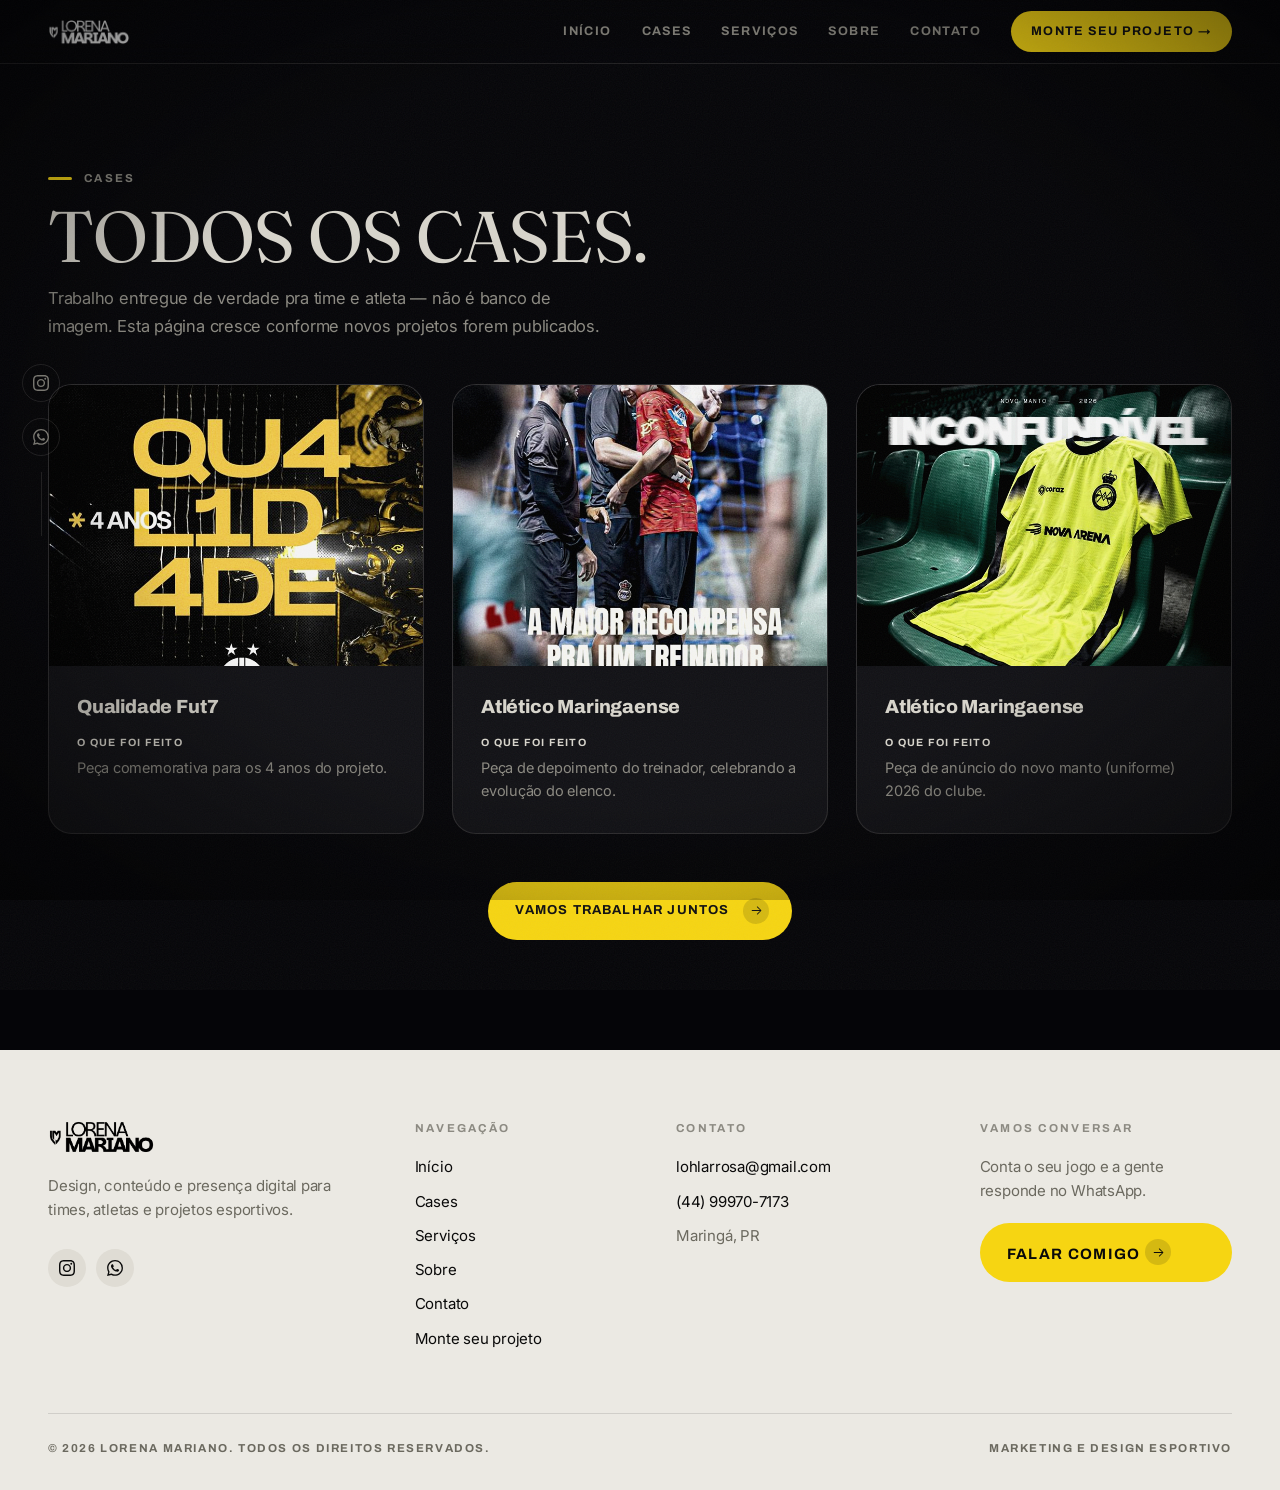
<file: lorena-mariano-design/cases.html>
<!DOCTYPE html>
<html lang="pt-BR">
<head>
<meta charset="UTF-8" />
<meta name="viewport" content="width=device-width, initial-scale=1.0" />
<title>Cases | Lorena Mariano</title>
<meta name="description" content="Cases de design, conteúdo e marketing esportivo para times, atletas e projetos esportivos." />
<link rel="canonical" href="https://lorenadesign.com.br/cases.html" />

<meta property="og:type" content="website" />
<meta property="og:locale" content="pt_BR" />
<meta property="og:title" content="Cases | Lorena Mariano" />
<meta property="og:description" content="Cases de design, conteúdo e marketing esportivo para times, atletas e projetos esportivos." />
<meta property="og:image" content="https://lorenadesign.com.br/img/hero/14-qualidade-4-anos.jpg" />
<meta name="twitter:card" content="summary_large_image" />
<meta name="theme-color" content="#050508" />

<link rel="icon" type="image/png" href="favicon.png" />
<link rel="apple-touch-icon" href="favicon.png" />

<link rel="preconnect" href="https://fonts.googleapis.com" />
<link rel="preconnect" href="https://fonts.gstatic.com" crossorigin />
<link href="https://fonts.googleapis.com/css2?family=Archivo:wght@400;500;600;700;800&family=Inter:wght@300;400;500;600&family=Fraunces:ital,opsz,wght@0,9..144,300;0,9..144,400;1,9..144,300&display=swap" rel="stylesheet" />
<link rel="stylesheet" href="styles.css" />
</head>
<body>
<div class="grain-overlay" aria-hidden="true"></div>

<!-- ============ NAV ============ -->
<header id="header">
  <div class="wrap nav">
    <a href="index.html" class="logo" aria-label="Lorena Mariano, início">
      <img src="logo/logo.png" alt="Lorena Mariano" width="150" height="30" />
    </a>
    <nav class="nav-links" id="navLinks" aria-label="Principal">
      <a href="index.html">Início</a>
      <a href="cases.html">Cases</a>
      <a href="index.html#servicos">Serviços</a>
      <a href="index.html#sobre">Sobre</a>
      <a href="index.html#contato">Contato</a>
      <a href="index.html#monte-seu-projeto" class="nav-cta">Monte seu projeto →</a>
    </nav>
    <button class="burger" id="burger" aria-label="Abrir menu" aria-expanded="false" aria-controls="navLinks">
      <span></span><span></span><span></span>
    </button>
  </div>
</header>

<!-- ============ ABA LATERAL DE REDES ============ -->
<aside class="rail" aria-label="Redes sociais">
  <a href="https://instagram.com/lorenamariano" target="_blank" rel="noopener" aria-label="Instagram">
    <svg viewBox="0 0 24 24" aria-hidden="true"><path d="M7.0301.084c-1.2768.0602-2.1487.264-2.911.5634-.7888.3075-1.4575.72-2.1228 1.3877-.6652.6677-1.075 1.3368-1.3802 2.127-.2954.7638-.4956 1.6365-.552 2.914-.0564 1.2775-.0689 1.6882-.0626 4.947.0062 3.2586.0206 3.6671.0825 4.9473.061 1.2765.264 2.1482.5635 2.9107.308.7889.72 1.4573 1.388 2.1228.6679.6655 1.3365 1.0743 2.1285 1.38.7632.295 1.6361.4961 2.9134.552 1.2773.056 1.6884.069 4.9462.0627 3.2578-.0062 3.668-.0207 4.9478-.0814 1.28-.0607 2.147-.2652 2.9098-.5633.7889-.3086 1.4578-.72 2.1228-1.3881.665-.6682 1.0745-1.3378 1.3795-2.1284.2957-.7632.4966-1.636.552-2.9124.056-1.2809.0692-1.6898.063-4.948-.0063-3.2583-.021-3.6668-.0817-4.9465-.0607-1.2797-.264-2.1487-.5633-2.9117-.3084-.7889-.72-1.4568-1.3876-2.1228C21.2982 1.33 20.628.9208 19.8378.6165 19.074.321 18.2017.1197 16.9244.0645 15.6471.0093 15.236-.005 11.977.0014 8.718.0076 8.31.0215 7.0301.0839m.1402 21.6932c-1.17-.0509-1.8053-.2453-2.2287-.408-.5606-.216-.96-.4771-1.3819-.895-.422-.4178-.6811-.8186-.9-1.378-.1644-.4234-.3624-1.058-.4171-2.228-.0595-1.2645-.072-1.6442-.079-4.848-.007-3.2037.0053-3.583.0607-4.848.05-1.169.2456-1.805.408-2.2282.216-.5613.4762-.96.895-1.3816.4188-.4217.8184-.6814 1.3783-.9003.423-.1651 1.0575-.3614 2.227-.4171 1.2655-.06 1.6447-.072 4.848-.079 3.2033-.007 3.5835.005 4.8495.0608 1.169.0508 1.8053.2445 2.228.408.5608.216.96.4754 1.3816.895.4217.4194.6816.8176.9005 1.3787.1653.4217.3617 1.056.4169 2.2263.0602 1.2655.0739 1.645.0796 4.848.0058 3.203-.0055 3.5834-.061 4.848-.051 1.17-.245 1.8055-.408 2.2294-.216.5604-.4763.96-.8954 1.3814-.419.4215-.8181.6811-1.3783.9-.4224.1649-1.0577.3617-2.2262.4174-1.2656.0595-1.6448.072-4.8493.079-3.2045.007-3.5825-.006-4.848-.0608M16.953 5.5864A1.44 1.44 0 1 0 18.39 4.144a1.44 1.44 0 0 0-1.437 1.4424M5.8385 12.012c.0067 3.4032 2.7706 6.1557 6.173 6.1493 3.4026-.0065 6.157-2.7701 6.1506-6.1733-.0065-3.4032-2.771-6.1565-6.174-6.1498-3.403.0067-6.156 2.771-6.1496 6.1738M8 12.0077a4 4 0 1 1 4.008 3.9921A3.9996 3.9996 0 0 1 8 12.0077"/></svg>
  </a>
  <a href="https://wa.me/5544999707173" target="_blank" rel="noopener" aria-label="WhatsApp">
    <svg viewBox="0 0 24 24" aria-hidden="true"><path d="M17.472 14.382c-.297-.149-1.758-.867-2.03-.967-.273-.099-.471-.148-.67.15-.197.297-.767.966-.94 1.164-.173.199-.347.223-.644.075-.297-.15-1.255-.463-2.39-1.475-.883-.788-1.48-1.761-1.653-2.059-.173-.297-.018-.458.13-.606.134-.133.298-.347.446-.52.149-.174.198-.298.298-.497.099-.198.05-.371-.025-.52-.075-.149-.669-1.612-.916-2.207-.242-.579-.487-.5-.669-.51-.173-.008-.371-.01-.57-.01-.198 0-.52.074-.792.372-.272.297-1.04 1.016-1.04 2.479 0 1.462 1.065 2.875 1.213 3.074.149.198 2.096 3.2 5.077 4.487.709.306 1.262.489 1.694.625.712.227 1.36.195 1.871.118.571-.085 1.758-.719 2.006-1.413.248-.694.248-1.289.173-1.413-.074-.124-.272-.198-.57-.347m-5.421 7.403h-.004a9.87 9.87 0 01-5.031-1.378l-.361-.214-3.741.982.998-3.648-.235-.374a9.86 9.86 0 01-1.51-5.26c.001-5.45 4.436-9.884 9.888-9.884 2.64 0 5.122 1.03 6.988 2.898a9.825 9.825 0 012.893 6.994c-.003 5.45-4.437 9.884-9.885 9.884m8.413-18.297A11.815 11.815 0 0012.05 0C5.495 0 .16 5.335.157 11.892c0 2.096.547 4.142 1.588 5.945L.057 24l6.305-1.654a11.882 11.882 0 005.683 1.448h.005c6.554 0 11.89-5.335 11.893-11.893a11.821 11.821 0 00-3.48-8.413Z"/></svg>
  </a>
</aside>

<span id="scrollSentinel" aria-hidden="true"></span>

<main>
<section class="pagina-cases">
  <div class="wrap">
    <div class="svc-head reveal">
      <span class="label label-rule">Cases</span>
      <h1 class="display h2">Todos os cases.</h1>
      <p class="lead">
        Trabalho entregue de verdade pra time e atleta — não é banco de imagem.
        Esta página cresce conforme novos projetos forem publicados.
      </p>
    </div>

    <!-- Os mesmos três cases reais que existiam na home — a seção
         equivalente da home foi removida em 29/10/2026 (só existe mais
         aqui). Pra adicionar um caso novo ou preencher "O desafio" e
         "Resultado/impacto" que ainda faltam nos três atuais, edite só
         este arquivo. -->
    <div class="case-grid">
      <article class="case reveal">
        <div class="case-img">
          <img class="vintage-photo" src="img/hero/14-qualidade-4-anos.jpg"
               alt="Peça de aniversário de quatro anos do Qualidade Fut7"
               width="720" height="960" loading="lazy" />
        </div>
        <div class="case-body">
          <h3 class="case-client">Qualidade Fut7</h3>
          <p class="case-field"><span class="case-label">O que foi feito</span>Peça comemorativa para os 4 anos do projeto.</p>
        </div>
      </article>

      <article class="case reveal">
        <div class="case-img">
          <img class="vintage-photo" src="img/hero/15-treinador-recompensa.jpg"
               alt="Peça com depoimento do treinador do Atlético Maringaense"
               width="720" height="960" loading="lazy" />
        </div>
        <div class="case-body">
          <h3 class="case-client">Atlético Maringaense</h3>
          <p class="case-field"><span class="case-label">O que foi feito</span>Peça de depoimento do treinador, celebrando a evolução do elenco.</p>
        </div>
      </article>

      <article class="case reveal">
        <div class="case-img">
          <img class="vintage-photo" src="img/cases/atletico-maringaense-novo-manto-2026.jpg"
               alt="Anúncio do novo uniforme 2026 do Atlético Maringaense de Fut7, com o patrocinador Nova Arena"
               width="720" height="960" loading="lazy" />
        </div>
        <div class="case-body">
          <h3 class="case-client">Atlético Maringaense</h3>
          <p class="case-field"><span class="case-label">O que foi feito</span>Peça de anúncio do novo manto (uniforme) 2026 do clube.</p>
        </div>
      </article>
    </div>

    <div class="svc-cta reveal">
      <a href="index.html#contato" class="btn btn-primary">
        Vamos trabalhar juntos
        <span class="ico" aria-hidden="true"><svg viewBox="0 0 256 256" fill="currentColor"><path d="M221.66,133.66l-72,72a8,8,0,0,1-11.32-11.32L196.69,136H40a8,8,0,0,1,0-16H196.69L138.34,61.66a8,8,0,0,1,11.32-11.32l72,72A8,8,0,0,1,221.66,133.66Z"/></svg></span>
      </a>
    </div>
  </div>
</section>
</main>

<!-- ============ FOOTER ============ -->
<footer>
  <div class="wrap">
    <div class="foot-grid">

      <div>
        <a href="index.html" class="foot-logo" aria-label="Lorena Mariano, início">
          <img src="logo/logo.png" alt="Lorena Mariano" width="170" height="34" loading="lazy" />
        </a>
        <p class="foot-sobre">
          Design, conteúdo e presença digital para times, atletas e projetos esportivos.
        </p>
        <div class="foot-social">
          <a href="https://instagram.com/lorenamariano" target="_blank" rel="noopener" aria-label="Instagram">
            <svg viewBox="0 0 24 24" aria-hidden="true"><path d="M7.0301.084c-1.2768.0602-2.1487.264-2.911.5634-.7888.3075-1.4575.72-2.1228 1.3877-.6652.6677-1.075 1.3368-1.3802 2.127-.2954.7638-.4956 1.6365-.552 2.914-.0564 1.2775-.0689 1.6882-.0626 4.947.0062 3.2586.0206 3.6671.0825 4.9473.061 1.2765.264 2.1482.5635 2.9107.308.7889.72 1.4573 1.388 2.1228.6679.6655 1.3365 1.0743 2.1285 1.38.7632.295 1.6361.4961 2.9134.552 1.2773.056 1.6884.069 4.9462.0627 3.2578-.0062 3.668-.0207 4.9478-.0814 1.28-.0607 2.147-.2652 2.9098-.5633.7889-.3086 1.4578-.72 2.1228-1.3881.665-.6682 1.0745-1.3378 1.3795-2.1284.2957-.7632.4966-1.636.552-2.9124.056-1.2809.0692-1.6898.063-4.948-.0063-3.2583-.021-3.6668-.0817-4.9465-.0607-1.2797-.264-2.1487-.5633-2.9117-.3084-.7889-.72-1.4568-1.3876-2.1228C21.2982 1.33 20.628.9208 19.8378.6165 19.074.321 18.2017.1197 16.9244.0645 15.6471.0093 15.236-.005 11.977.0014 8.718.0076 8.31.0215 7.0301.0839m.1402 21.6932c-1.17-.0509-1.8053-.2453-2.2287-.408-.5606-.216-.96-.4771-1.3819-.895-.422-.4178-.6811-.8186-.9-1.378-.1644-.4234-.3624-1.058-.4171-2.228-.0595-1.2645-.072-1.6442-.079-4.848-.007-3.2037.0053-3.583.0607-4.848.05-1.169.2456-1.805.408-2.2282.216-.5613.4762-.96.895-1.3816.4188-.4217.8184-.6814 1.3783-.9003.423-.1651 1.0575-.3614 2.227-.4171 1.2655-.06 1.6447-.072 4.848-.079 3.2033-.007 3.5835.005 4.8495.0608 1.169.0508 1.8053.2445 2.228.408.5608.216.96.4754 1.3816.895.4217.4194.6816.8176.9005 1.3787.1653.4217.3617 1.056.4169 2.2263.0602 1.2655.0739 1.645.0796 4.848.0058 3.203-.0055 3.5834-.061 4.848-.051 1.17-.245 1.8055-.408 2.2294-.216.5604-.4763.96-.8954 1.3814-.419.4215-.8181.6811-1.3783.9-.4224.1649-1.0577.3617-2.2262.4174-1.2656.0595-1.6448.072-4.8493.079-3.2045.007-3.5825-.006-4.848-.0608M16.953 5.5864A1.44 1.44 0 1 0 18.39 4.144a1.44 1.44 0 0 0-1.437 1.4424M5.8385 12.012c.0067 3.4032 2.7706 6.1557 6.173 6.1493 3.4026-.0065 6.157-2.7701 6.1506-6.1733-.0065-3.4032-2.771-6.1565-6.174-6.1498-3.403.0067-6.156 2.771-6.1496 6.1738M8 12.0077a4 4 0 1 1 4.008 3.9921A3.9996 3.9996 0 0 1 8 12.0077"/></svg>
          </a>
          <a href="https://wa.me/5544999707173" target="_blank" rel="noopener" aria-label="WhatsApp">
            <svg viewBox="0 0 24 24" aria-hidden="true"><path d="M17.472 14.382c-.297-.149-1.758-.867-2.03-.967-.273-.099-.471-.148-.67.15-.197.297-.767.966-.94 1.164-.173.199-.347.223-.644.075-.297-.15-1.255-.463-2.39-1.475-.883-.788-1.48-1.761-1.653-2.059-.173-.297-.018-.458.13-.606.134-.133.298-.347.446-.52.149-.174.198-.298.298-.497.099-.198.05-.371-.025-.52-.075-.149-.669-1.612-.916-2.207-.242-.579-.487-.5-.669-.51-.173-.008-.371-.01-.57-.01-.198 0-.52.074-.792.372-.272.297-1.04 1.016-1.04 2.479 0 1.462 1.065 2.875 1.213 3.074.149.198 2.096 3.2 5.077 4.487.709.306 1.262.489 1.694.625.712.227 1.36.195 1.871.118.571-.085 1.758-.719 2.006-1.413.248-.694.248-1.289.173-1.413-.074-.124-.272-.198-.57-.347m-5.421 7.403h-.004a9.87 9.87 0 01-5.031-1.378l-.361-.214-3.741.982.998-3.648-.235-.374a9.86 9.86 0 01-1.51-5.26c.001-5.45 4.436-9.884 9.888-9.884 2.64 0 5.122 1.03 6.988 2.898a9.825 9.825 0 012.893 6.994c-.003 5.45-4.437 9.884-9.885 9.884m8.413-18.297A11.815 11.815 0 0012.05 0C5.495 0 .16 5.335.157 11.892c0 2.096.547 4.142 1.588 5.945L.057 24l6.305-1.654a11.882 11.882 0 005.683 1.448h.005c6.554 0 11.89-5.335 11.893-11.893a11.821 11.821 0 00-3.48-8.413Z"/></svg>
          </a>
        </div>
      </div>

      <div class="foot-col">
        <h3 class="label">Navegação</h3>
        <a href="index.html">Início</a>
        <a href="cases.html">Cases</a>
        <a href="index.html#servicos">Serviços</a>
        <a href="index.html#sobre">Sobre</a>
        <a href="index.html#contato">Contato</a>
        <a href="index.html#monte-seu-projeto">Monte seu projeto</a>
      </div>

      <div class="foot-col">
        <h3 class="label">Contato</h3>
        <a href="mailto:lohlarrosa@gmail.com">lohlarrosa@gmail.com</a>
        <a href="https://wa.me/5544999707173" target="_blank" rel="noopener">(44) 99970-7173</a>
        <p>Maringá, PR</p>
      </div>

      <div class="foot-col foot-cta">
        <h3 class="label">Vamos conversar</h3>
        <p>Conta o seu jogo e a gente responde no WhatsApp.</p>
        <a href="index.html#contato" class="btn btn-primary">
          Falar comigo
          <span class="ico" aria-hidden="true"><svg viewBox="0 0 256 256" fill="currentColor"><path d="M221.66,133.66l-72,72a8,8,0,0,1-11.32-11.32L196.69,136H40a8,8,0,0,1,0-16H196.69L138.34,61.66a8,8,0,0,1,11.32-11.32l72,72A8,8,0,0,1,221.66,133.66Z"/></svg></span>
        </a>
      </div>

    </div>
    <div class="foot-bottom">
      <span>&copy; 2026 Lorena Mariano. Todos os direitos reservados.</span>
      <span>Marketing e design esportivo</span>
    </div>
  </div>
</footer>

<script>
(function(){
  'use strict';
  var reduce = window.matchMedia('(prefers-reduced-motion: reduce)').matches;

  var header = document.getElementById('header');
  var sentinel = document.getElementById('scrollSentinel');
  if (header && sentinel && 'IntersectionObserver' in window) {
    new IntersectionObserver(function(entries){
      header.classList.toggle('scrolled', !entries[0].isIntersecting);
    }, { rootMargin: '-40px 0px 0px 0px' }).observe(sentinel);
  }

  var burger = document.getElementById('burger');
  var navLinks = document.getElementById('navLinks');
  if (burger && navLinks) {
    var setMenu = function(open){
      navLinks.classList.toggle('open', open);
      burger.setAttribute('aria-expanded', String(open));
      burger.setAttribute('aria-label', open ? 'Fechar menu' : 'Abrir menu');
    };
    burger.addEventListener('click', function(){
      setMenu(burger.getAttribute('aria-expanded') !== 'true');
    });
    navLinks.querySelectorAll('a').forEach(function(a){
      a.addEventListener('click', function(){ setMenu(false); });
    });
    document.addEventListener('keydown', function(e){
      if (e.key === 'Escape') setMenu(false);
    });
  }

  var revealables = document.querySelectorAll('.reveal');
  if (reduce || !('IntersectionObserver' in window)) {
    revealables.forEach(function(el){ el.classList.add('in'); });
  } else {
    var io = new IntersectionObserver(function(entries){
      entries.forEach(function(e){
        if (e.isIntersecting) { e.target.classList.add('in'); io.unobserve(e.target); }
      });
    }, { threshold: 0.12, rootMargin: '0px 0px -40px 0px' });
    revealables.forEach(function(el, i){
      el.style.transitionDelay = ((i % 3) * 0.07) + 's';
      io.observe(el);
    });
  }
})();
</script>
</body>
</html>
</file>
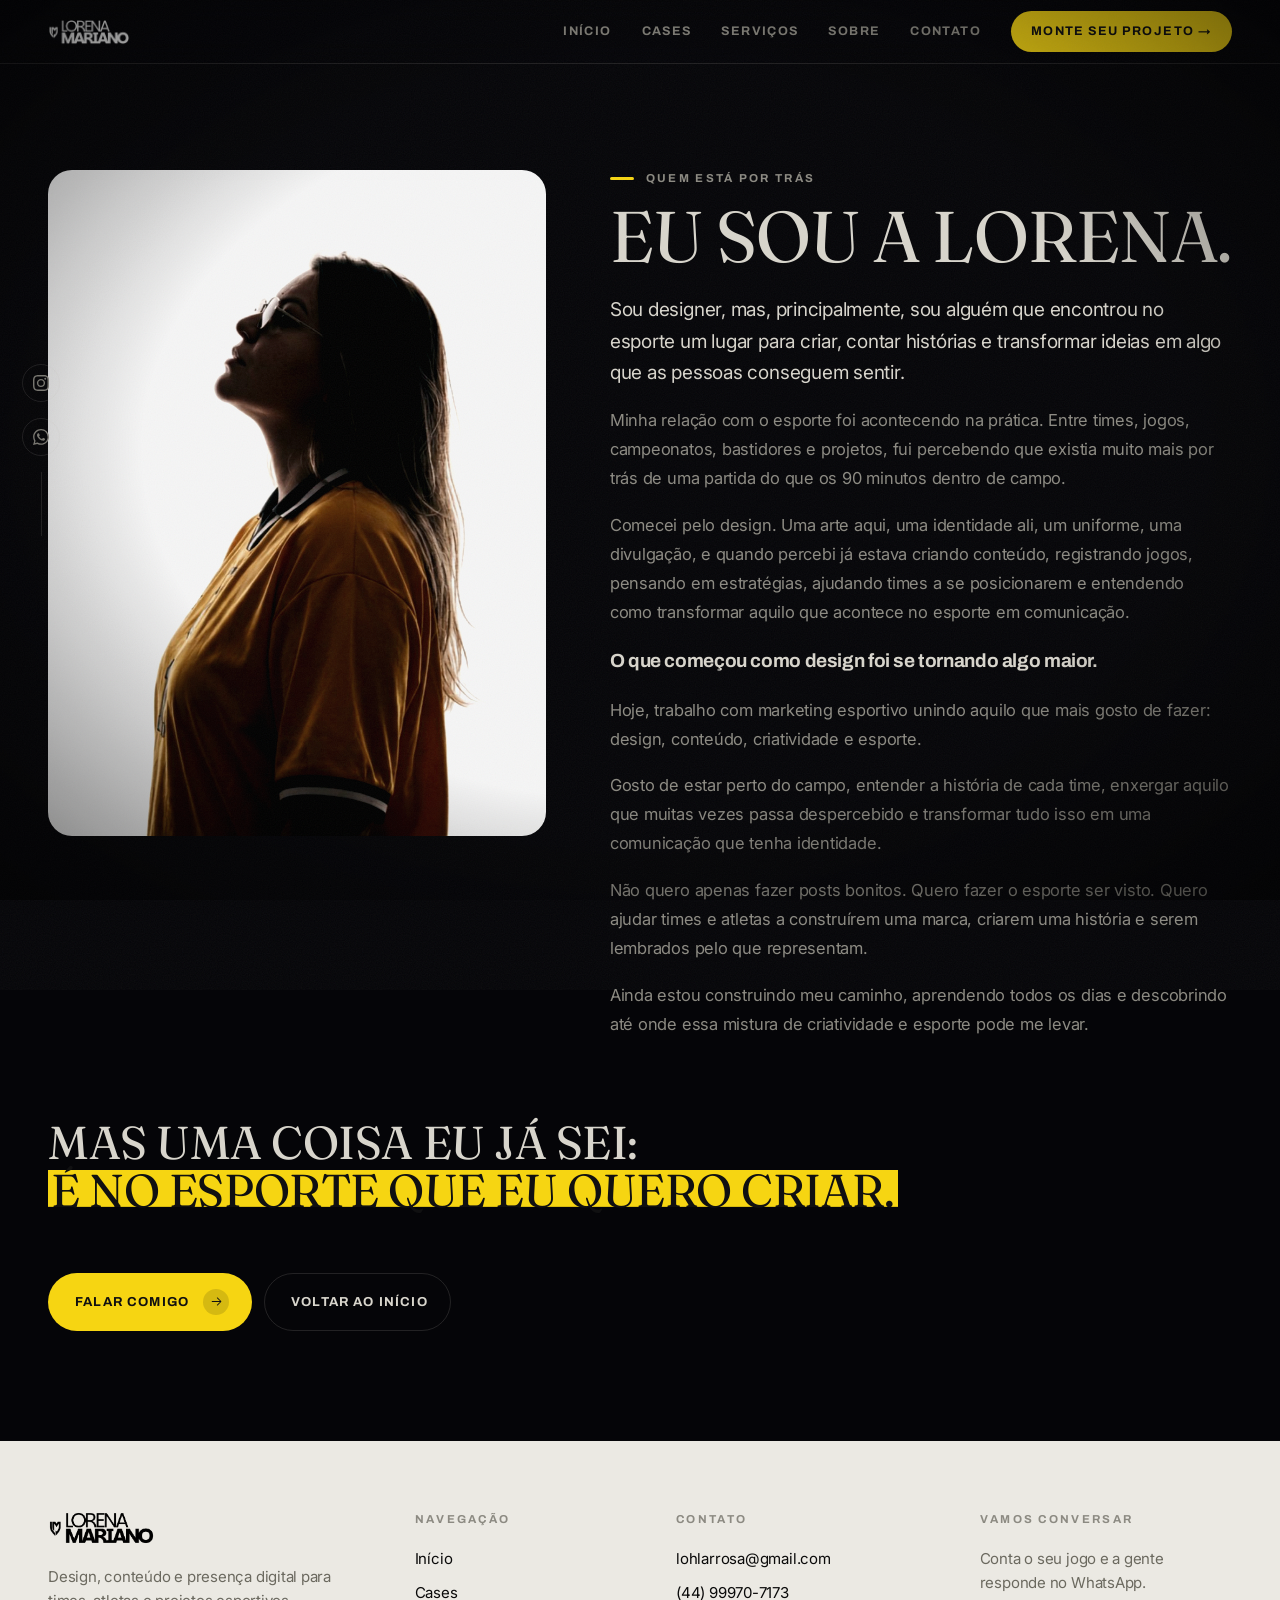
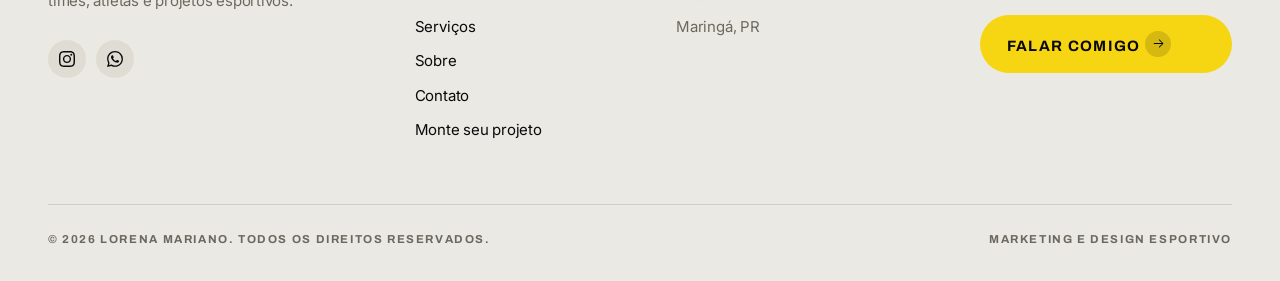
<file: lorena-mariano-design/sobre.html>
<!DOCTYPE html>
<html lang="pt-BR">
<head>
<meta charset="UTF-8" />
<meta name="viewport" content="width=device-width, initial-scale=1.0" />
<title>Sobre | Lorena Mariano</title>
<meta name="description" content="A história por trás do trabalho da Lorena Mariano com marketing e design esportivo." />
<link rel="canonical" href="https://lorenadesign.com.br/sobre.html" />

<meta property="og:type" content="article" />
<meta property="og:locale" content="pt_BR" />
<meta property="og:title" content="Sobre | Lorena Mariano" />
<meta property="og:description" content="A história por trás do trabalho da Lorena Mariano com marketing e design esportivo." />
<meta property="og:image" content="https://lorenadesign.com.br/img/sobre-lorena.jpg" />
<meta name="twitter:card" content="summary_large_image" />
<meta name="theme-color" content="#050508" />

<link rel="icon" type="image/png" href="favicon.png" />
<link rel="apple-touch-icon" href="favicon.png" />

<link rel="preconnect" href="https://fonts.googleapis.com" />
<link rel="preconnect" href="https://fonts.gstatic.com" crossorigin />
<link href="https://fonts.googleapis.com/css2?family=Archivo:wght@400;500;600;700;800&family=Inter:wght@300;400;500;600&family=Fraunces:ital,opsz,wght@0,9..144,300;0,9..144,400;1,9..144,300&display=swap" rel="stylesheet" />
<link rel="stylesheet" href="styles.css" />
</head>
<body>
<div class="grain-overlay" aria-hidden="true"></div>

<!-- ============ NAV ============ -->
<header id="header">
  <div class="wrap nav">
    <a href="index.html" class="logo" aria-label="Lorena Mariano, início">
      <img src="logo/logo.png" alt="Lorena Mariano" width="150" height="30" />
    </a>
    <nav class="nav-links" id="navLinks" aria-label="Principal">
      <a href="index.html">Início</a>
      <a href="cases.html">Cases</a>
      <a href="index.html#servicos">Serviços</a>
      <a href="index.html#sobre">Sobre</a>
      <a href="index.html#contato">Contato</a>
      <a href="index.html#monte-seu-projeto" class="nav-cta">Monte seu projeto →</a>
    </nav>
    <button class="burger" id="burger" aria-label="Abrir menu" aria-expanded="false" aria-controls="navLinks">
      <span></span><span></span><span></span>
    </button>
  </div>
</header>

<!-- ============ ABA LATERAL DE REDES ============
     Para adicionar o Behance quando a página estiver no ar, descomente o
     bloco abaixo e troque o href pelo endereço do seu perfil. -->
<aside class="rail" aria-label="Redes sociais">
  <a href="https://instagram.com/lorenamariano" target="_blank" rel="noopener" aria-label="Instagram">
    <svg viewBox="0 0 24 24" aria-hidden="true"><path d="M7.0301.084c-1.2768.0602-2.1487.264-2.911.5634-.7888.3075-1.4575.72-2.1228 1.3877-.6652.6677-1.075 1.3368-1.3802 2.127-.2954.7638-.4956 1.6365-.552 2.914-.0564 1.2775-.0689 1.6882-.0626 4.947.0062 3.2586.0206 3.6671.0825 4.9473.061 1.2765.264 2.1482.5635 2.9107.308.7889.72 1.4573 1.388 2.1228.6679.6655 1.3365 1.0743 2.1285 1.38.7632.295 1.6361.4961 2.9134.552 1.2773.056 1.6884.069 4.9462.0627 3.2578-.0062 3.668-.0207 4.9478-.0814 1.28-.0607 2.147-.2652 2.9098-.5633.7889-.3086 1.4578-.72 2.1228-1.3881.665-.6682 1.0745-1.3378 1.3795-2.1284.2957-.7632.4966-1.636.552-2.9124.056-1.2809.0692-1.6898.063-4.948-.0063-3.2583-.021-3.6668-.0817-4.9465-.0607-1.2797-.264-2.1487-.5633-2.9117-.3084-.7889-.72-1.4568-1.3876-2.1228C21.2982 1.33 20.628.9208 19.8378.6165 19.074.321 18.2017.1197 16.9244.0645 15.6471.0093 15.236-.005 11.977.0014 8.718.0076 8.31.0215 7.0301.0839m.1402 21.6932c-1.17-.0509-1.8053-.2453-2.2287-.408-.5606-.216-.96-.4771-1.3819-.895-.422-.4178-.6811-.8186-.9-1.378-.1644-.4234-.3624-1.058-.4171-2.228-.0595-1.2645-.072-1.6442-.079-4.848-.007-3.2037.0053-3.583.0607-4.848.05-1.169.2456-1.805.408-2.2282.216-.5613.4762-.96.895-1.3816.4188-.4217.8184-.6814 1.3783-.9003.423-.1651 1.0575-.3614 2.227-.4171 1.2655-.06 1.6447-.072 4.848-.079 3.2033-.007 3.5835.005 4.8495.0608 1.169.0508 1.8053.2445 2.228.408.5608.216.96.4754 1.3816.895.4217.4194.6816.8176.9005 1.3787.1653.4217.3617 1.056.4169 2.2263.0602 1.2655.0739 1.645.0796 4.848.0058 3.203-.0055 3.5834-.061 4.848-.051 1.17-.245 1.8055-.408 2.2294-.216.5604-.4763.96-.8954 1.3814-.419.4215-.8181.6811-1.3783.9-.4224.1649-1.0577.3617-2.2262.4174-1.2656.0595-1.6448.072-4.8493.079-3.2045.007-3.5825-.006-4.848-.0608M16.953 5.5864A1.44 1.44 0 1 0 18.39 4.144a1.44 1.44 0 0 0-1.437 1.4424M5.8385 12.012c.0067 3.4032 2.7706 6.1557 6.173 6.1493 3.4026-.0065 6.157-2.7701 6.1506-6.1733-.0065-3.4032-2.771-6.1565-6.174-6.1498-3.403.0067-6.156 2.771-6.1496 6.1738M8 12.0077a4 4 0 1 1 4.008 3.9921A3.9996 3.9996 0 0 1 8 12.0077"/></svg>
  </a>
  <a href="https://wa.me/5544999707173" target="_blank" rel="noopener" aria-label="WhatsApp">
    <svg viewBox="0 0 24 24" aria-hidden="true"><path d="M17.472 14.382c-.297-.149-1.758-.867-2.03-.967-.273-.099-.471-.148-.67.15-.197.297-.767.966-.94 1.164-.173.199-.347.223-.644.075-.297-.15-1.255-.463-2.39-1.475-.883-.788-1.48-1.761-1.653-2.059-.173-.297-.018-.458.13-.606.134-.133.298-.347.446-.52.149-.174.198-.298.298-.497.099-.198.05-.371-.025-.52-.075-.149-.669-1.612-.916-2.207-.242-.579-.487-.5-.669-.51-.173-.008-.371-.01-.57-.01-.198 0-.52.074-.792.372-.272.297-1.04 1.016-1.04 2.479 0 1.462 1.065 2.875 1.213 3.074.149.198 2.096 3.2 5.077 4.487.709.306 1.262.489 1.694.625.712.227 1.36.195 1.871.118.571-.085 1.758-.719 2.006-1.413.248-.694.248-1.289.173-1.413-.074-.124-.272-.198-.57-.347m-5.421 7.403h-.004a9.87 9.87 0 01-5.031-1.378l-.361-.214-3.741.982.998-3.648-.235-.374a9.86 9.86 0 01-1.51-5.26c.001-5.45 4.436-9.884 9.888-9.884 2.64 0 5.122 1.03 6.988 2.898a9.825 9.825 0 012.893 6.994c-.003 5.45-4.437 9.884-9.885 9.884m8.413-18.297A11.815 11.815 0 0012.05 0C5.495 0 .16 5.335.157 11.892c0 2.096.547 4.142 1.588 5.945L.057 24l6.305-1.654a11.882 11.882 0 005.683 1.448h.005c6.554 0 11.89-5.335 11.893-11.893a11.821 11.821 0 00-3.48-8.413Z"/></svg>
  </a>
  <!--
  <a href="https://www.behance.net/SEU-PERFIL" target="_blank" rel="noopener" aria-label="Behance">
    <svg viewBox="0 0 24 24" aria-hidden="true"><path d="M16.969 16.927a2.561 2.561 0 0 0 1.901.677 2.501 2.501 0 0 0 1.531-.475c.362-.235.636-.584.779-.99h2.585a5.091 5.091 0 0 1-1.9 2.896 5.292 5.292 0 0 1-3.091.88 5.839 5.839 0 0 1-2.284-.433 4.871 4.871 0 0 1-1.723-1.211 5.657 5.657 0 0 1-1.08-1.874 7.057 7.057 0 0 1-.383-2.393c-.005-.8.129-1.595.396-2.349a5.313 5.313 0 0 1 5.088-3.604 4.87 4.87 0 0 1 2.376.563c.661.362 1.231.87 1.668 1.485a6.2 6.2 0 0 1 .943 2.133c.194.821.263 1.666.205 2.508h-7.699c-.063.79.184 1.574.688 2.187ZM6.947 4.084a8.065 8.065 0 0 1 1.928.198 4.29 4.29 0 0 1 1.49.638c.418.303.748.711.958 1.182.241.579.357 1.203.341 1.83a3.506 3.506 0 0 1-.506 1.961 3.726 3.726 0 0 1-1.503 1.287 3.588 3.588 0 0 1 2.027 1.437c.464.747.697 1.615.67 2.494a4.593 4.593 0 0 1-.423 2.032 3.945 3.945 0 0 1-1.163 1.413 5.114 5.114 0 0 1-1.683.807 7.135 7.135 0 0 1-1.928.259H0V4.084h6.947Zm-.235 12.9c.308.004.616-.029.916-.099a2.18 2.18 0 0 0 .766-.332c.228-.158.411-.371.534-.619.142-.317.208-.663.191-1.009a2.08 2.08 0 0 0-.642-1.715 2.618 2.618 0 0 0-1.696-.505h-3.54v4.279h3.471Zm13.635-5.967a2.13 2.13 0 0 0-1.654-.619 2.336 2.336 0 0 0-1.163.259 2.474 2.474 0 0 0-.738.62 2.359 2.359 0 0 0-.396.792c-.074.239-.12.485-.137.734h4.769a3.239 3.239 0 0 0-.679-1.785l-.002-.001Zm-13.813-.648a2.254 2.254 0 0 0 1.423-.433c.399-.355.607-.88.56-1.413a1.916 1.916 0 0 0-.178-.891 1.298 1.298 0 0 0-.495-.533 1.851 1.851 0 0 0-.711-.274 3.966 3.966 0 0 0-.835-.073H3.241v3.631h3.293v-.014ZM21.62 5.122h-5.976v1.527h5.976V5.122Z"/></svg>
  </a>
  -->
</aside>

<span id="top"></span>
<span id="scrollSentinel" aria-hidden="true"></span>

<main>
<section class="pagina-sobre">
  <div class="wrap ps-grid">
    <div class="ps-art reveal">
      <img class="vintage-photo" src="img/sobre-lorena.jpg"
           alt="Lorena Mariano de perfil em contraluz, vestindo camisa de time"
           width="800" height="1071" fetchpriority="high" />
    </div>

    <div class="ps-texto reveal">
      <span class="label label-rule">Quem está por trás</span>
      <h1 class="display h2">Eu sou a Lorena.</h1>

      <p class="ps-lead">
        Sou designer, mas, principalmente, sou alguém que encontrou no esporte
        um lugar para criar, contar histórias e transformar ideias em algo que
        as pessoas conseguem sentir.
      </p>

      <p>
        Minha relação com o esporte foi acontecendo na prática. Entre times,
        jogos, campeonatos, bastidores e projetos, fui percebendo que existia
        muito mais por trás de uma partida do que os 90 minutos dentro de campo.
      </p>

      <p>
        Comecei pelo design. Uma arte aqui, uma identidade ali, um uniforme, uma
        divulgação, e quando percebi já estava criando conteúdo, registrando
        jogos, pensando em estratégias, ajudando times a se posicionarem e
        entendendo como transformar aquilo que acontece no esporte em comunicação.
      </p>

      <p class="ps-turn">O que começou como design foi se tornando algo maior.</p>

      <p>
        Hoje, trabalho com marketing esportivo unindo aquilo que mais gosto de
        fazer: design, conteúdo, criatividade e esporte.
      </p>

      <p>
        Gosto de estar perto do campo, entender a história de cada time, enxergar
        aquilo que muitas vezes passa despercebido e transformar tudo isso em uma
        comunicação que tenha identidade.
      </p>

      <p>
        Não quero apenas fazer posts bonitos. Quero fazer o esporte ser visto.
        Quero ajudar times e atletas a construírem uma marca, criarem uma história
        e serem lembrados pelo que representam.
      </p>

      <p>
        Ainda estou construindo meu caminho, aprendendo todos os dias e
        descobrindo até onde essa mistura de criatividade e esporte pode me levar.
      </p>
    </div>

    <p class="display ps-close reveal">
      Mas uma coisa eu já sei:<br><span class="hl">é no esporte que eu quero criar.</span>
    </p>

    <div class="ps-cta reveal">
      <a href="index.html#contato" class="btn btn-primary">
        Falar comigo
        <span class="ico" aria-hidden="true"><svg viewBox="0 0 256 256" fill="currentColor"><path d="M221.66,133.66l-72,72a8,8,0,0,1-11.32-11.32L196.69,136H40a8,8,0,0,1,0-16H196.69L138.34,61.66a8,8,0,0,1,11.32-11.32l72,72A8,8,0,0,1,221.66,133.66Z"/></svg></span>
      </a>
      <a href="index.html" class="btn btn-ghost">Voltar ao início</a>
    </div>
  </div>
</section>
</main>

<!-- ============ FOOTER ============ -->
<footer>
  <div class="wrap">
    <div class="foot-grid">

      <div>
        <a href="index.html" class="foot-logo" aria-label="Lorena Mariano, início">
          <img src="logo/logo.png" alt="Lorena Mariano" width="170" height="34" loading="lazy" />
        </a>
        <p class="foot-sobre">
          Design, conteúdo e presença digital para times, atletas e projetos esportivos.
        </p>
        <!-- Behance: descomente e troque o href quando a página estiver no ar. -->
        <div class="foot-social">
          <a href="https://instagram.com/lorenamariano" target="_blank" rel="noopener" aria-label="Instagram">
            <svg viewBox="0 0 24 24" aria-hidden="true"><path d="M7.0301.084c-1.2768.0602-2.1487.264-2.911.5634-.7888.3075-1.4575.72-2.1228 1.3877-.6652.6677-1.075 1.3368-1.3802 2.127-.2954.7638-.4956 1.6365-.552 2.914-.0564 1.2775-.0689 1.6882-.0626 4.947.0062 3.2586.0206 3.6671.0825 4.9473.061 1.2765.264 2.1482.5635 2.9107.308.7889.72 1.4573 1.388 2.1228.6679.6655 1.3365 1.0743 2.1285 1.38.7632.295 1.6361.4961 2.9134.552 1.2773.056 1.6884.069 4.9462.0627 3.2578-.0062 3.668-.0207 4.9478-.0814 1.28-.0607 2.147-.2652 2.9098-.5633.7889-.3086 1.4578-.72 2.1228-1.3881.665-.6682 1.0745-1.3378 1.3795-2.1284.2957-.7632.4966-1.636.552-2.9124.056-1.2809.0692-1.6898.063-4.948-.0063-3.2583-.021-3.6668-.0817-4.9465-.0607-1.2797-.264-2.1487-.5633-2.9117-.3084-.7889-.72-1.4568-1.3876-2.1228C21.2982 1.33 20.628.9208 19.8378.6165 19.074.321 18.2017.1197 16.9244.0645 15.6471.0093 15.236-.005 11.977.0014 8.718.0076 8.31.0215 7.0301.0839m.1402 21.6932c-1.17-.0509-1.8053-.2453-2.2287-.408-.5606-.216-.96-.4771-1.3819-.895-.422-.4178-.6811-.8186-.9-1.378-.1644-.4234-.3624-1.058-.4171-2.228-.0595-1.2645-.072-1.6442-.079-4.848-.007-3.2037.0053-3.583.0607-4.848.05-1.169.2456-1.805.408-2.2282.216-.5613.4762-.96.895-1.3816.4188-.4217.8184-.6814 1.3783-.9003.423-.1651 1.0575-.3614 2.227-.4171 1.2655-.06 1.6447-.072 4.848-.079 3.2033-.007 3.5835.005 4.8495.0608 1.169.0508 1.8053.2445 2.228.408.5608.216.96.4754 1.3816.895.4217.4194.6816.8176.9005 1.3787.1653.4217.3617 1.056.4169 2.2263.0602 1.2655.0739 1.645.0796 4.848.0058 3.203-.0055 3.5834-.061 4.848-.051 1.17-.245 1.8055-.408 2.2294-.216.5604-.4763.96-.8954 1.3814-.419.4215-.8181.6811-1.3783.9-.4224.1649-1.0577.3617-2.2262.4174-1.2656.0595-1.6448.072-4.8493.079-3.2045.007-3.5825-.006-4.848-.0608M16.953 5.5864A1.44 1.44 0 1 0 18.39 4.144a1.44 1.44 0 0 0-1.437 1.4424M5.8385 12.012c.0067 3.4032 2.7706 6.1557 6.173 6.1493 3.4026-.0065 6.157-2.7701 6.1506-6.1733-.0065-3.4032-2.771-6.1565-6.174-6.1498-3.403.0067-6.156 2.771-6.1496 6.1738M8 12.0077a4 4 0 1 1 4.008 3.9921A3.9996 3.9996 0 0 1 8 12.0077"/></svg>
          </a>
          <a href="https://wa.me/5544999707173" target="_blank" rel="noopener" aria-label="WhatsApp">
            <svg viewBox="0 0 24 24" aria-hidden="true"><path d="M17.472 14.382c-.297-.149-1.758-.867-2.03-.967-.273-.099-.471-.148-.67.15-.197.297-.767.966-.94 1.164-.173.199-.347.223-.644.075-.297-.15-1.255-.463-2.39-1.475-.883-.788-1.48-1.761-1.653-2.059-.173-.297-.018-.458.13-.606.134-.133.298-.347.446-.52.149-.174.198-.298.298-.497.099-.198.05-.371-.025-.52-.075-.149-.669-1.612-.916-2.207-.242-.579-.487-.5-.669-.51-.173-.008-.371-.01-.57-.01-.198 0-.52.074-.792.372-.272.297-1.04 1.016-1.04 2.479 0 1.462 1.065 2.875 1.213 3.074.149.198 2.096 3.2 5.077 4.487.709.306 1.262.489 1.694.625.712.227 1.36.195 1.871.118.571-.085 1.758-.719 2.006-1.413.248-.694.248-1.289.173-1.413-.074-.124-.272-.198-.57-.347m-5.421 7.403h-.004a9.87 9.87 0 01-5.031-1.378l-.361-.214-3.741.982.998-3.648-.235-.374a9.86 9.86 0 01-1.51-5.26c.001-5.45 4.436-9.884 9.888-9.884 2.64 0 5.122 1.03 6.988 2.898a9.825 9.825 0 012.893 6.994c-.003 5.45-4.437 9.884-9.885 9.884m8.413-18.297A11.815 11.815 0 0012.05 0C5.495 0 .16 5.335.157 11.892c0 2.096.547 4.142 1.588 5.945L.057 24l6.305-1.654a11.882 11.882 0 005.683 1.448h.005c6.554 0 11.89-5.335 11.893-11.893a11.821 11.821 0 00-3.48-8.413Z"/></svg>
          </a>
        </div>
      </div>

      <div class="foot-col">
        <h3 class="label">Navegação</h3>
        <a href="index.html">Início</a>
        <a href="cases.html">Cases</a>
        <a href="index.html#servicos">Serviços</a>
        <a href="index.html#sobre">Sobre</a>
        <a href="index.html#contato">Contato</a>
        <a href="index.html#monte-seu-projeto">Monte seu projeto</a>
      </div>

      <div class="foot-col">
        <h3 class="label">Contato</h3>
        <a href="mailto:lohlarrosa@gmail.com">lohlarrosa@gmail.com</a>
        <a href="https://wa.me/5544999707173" target="_blank" rel="noopener">(44) 99970-7173</a>
        <p>Maringá, PR</p>
      </div>

      <div class="foot-col foot-cta">
        <h3 class="label">Vamos conversar</h3>
        <p>Conta o seu jogo e a gente responde no WhatsApp.</p>
        <a href="index.html#contato" class="btn btn-primary">
          Falar comigo
          <span class="ico" aria-hidden="true"><svg viewBox="0 0 256 256" fill="currentColor"><path d="M221.66,133.66l-72,72a8,8,0,0,1-11.32-11.32L196.69,136H40a8,8,0,0,1,0-16H196.69L138.34,61.66a8,8,0,0,1,11.32-11.32l72,72A8,8,0,0,1,221.66,133.66Z"/></svg></span>
        </a>
      </div>

    </div>
    <div class="foot-bottom">
      <span>&copy; 2026 Lorena Mariano. Todos os direitos reservados.</span>
      <span>Marketing e design esportivo</span>
    </div>
  </div>
</footer>

<script>
(function(){
  'use strict';
  var reduce = window.matchMedia('(prefers-reduced-motion: reduce)').matches;

  /* Estado fixo do header via sentinela.
     IntersectionObserver no lugar de listener de scroll: sem trabalho por frame. */
  var header = document.getElementById('header');
  var sentinel = document.getElementById('scrollSentinel');
  if (header && sentinel && 'IntersectionObserver' in window) {
    new IntersectionObserver(function(entries){
      header.classList.toggle('scrolled', !entries[0].isIntersecting);
    }, { rootMargin: '-40px 0px 0px 0px' }).observe(sentinel);
  }

  /* Menu mobile */
  var burger = document.getElementById('burger');
  var navLinks = document.getElementById('navLinks');
  if (burger && navLinks) {
    var setMenu = function(open){
      navLinks.classList.toggle('open', open);
      burger.setAttribute('aria-expanded', String(open));
      burger.setAttribute('aria-label', open ? 'Fechar menu' : 'Abrir menu');
    };
    burger.addEventListener('click', function(){
      setMenu(burger.getAttribute('aria-expanded') !== 'true');
    });
    navLinks.querySelectorAll('a').forEach(function(a){
      a.addEventListener('click', function(){ setMenu(false); });
    });
    document.addEventListener('keydown', function(e){
      if (e.key === 'Escape') setMenu(false);
    });
  }

  /* Entrada dos blocos ao entrar na viewport.
     Motivo: hierarquia, o conteúdo aparece na ordem em que deve ser lido. */
  var revealables = document.querySelectorAll('.reveal');
  if (reduce || !('IntersectionObserver' in window)) {
    revealables.forEach(function(el){ el.classList.add('in'); });
  } else {
    var io = new IntersectionObserver(function(entries){
      entries.forEach(function(e){
        if (e.isIntersecting) { e.target.classList.add('in'); io.unobserve(e.target); }
      });
    }, { threshold: 0.12, rootMargin: '0px 0px -40px 0px' });
    revealables.forEach(function(el, i){
      el.style.transitionDelay = ((i % 3) * 0.07) + 's';
      io.observe(el);
    });
  }

  /* Contagem dos indicadores.
     Motivo: feedback, o número cresce quando entra em cena e fixa a leitura. */
  if (!reduce && 'IntersectionObserver' in window) {
    var countObs = new IntersectionObserver(function(entries){
      entries.forEach(function(e){
        if (!e.isIntersecting) return;
        countObs.unobserve(e.target);
        var el = e.target;
        var m = el.textContent.trim().match(/^(\D*)(\d+)(\D*)$/);
        if (!m) return;
        var pre = m[1], target = parseInt(m[2], 10), suf = m[3];
        var dur = 900, start = performance.now();
        (function tick(now){
          var p = Math.min((now - start) / dur, 1);
          el.textContent = pre + Math.round((1 - Math.pow(1 - p, 3)) * target) + suf;
          if (p < 1) requestAnimationFrame(tick);
        })(performance.now());
      });
    }, { threshold: 0.6 });
    document.querySelectorAll('.stat .num').forEach(function(el){ countObs.observe(el); });
  }
})();
</script>
</body>
</html>
</file>
<file: lorena-mariano-design/styles.css>
/* ============ TOKENS ============
     Reconstrução em 29/10/2026: identidade nova inspirada em
     barbarafroes.com, a pedido dela — paleta, fonte, layout e animação
     seguindo essa referência (ver memória do projeto). Saiu o preto/cinza
     neutro + Bootzy grunge; entrou um preto mais frio com texto creme e
     título em serifa fina editorial (Fraunces, via Google Fonts — a
     fonte da referência, "PP Editorial Old", é paga, então troquei por
     uma gratuita de espírito parecido). O rosa vibrante da referência foi
     testado e trocado de volta pelo amarelo da marca (pedido dela em
     29/10/2026) — então o acento de botão/link voltou a ser o mesmo
     amarelo de sempre, só que agora sobre o preto mais frio.
     --light-bg/--light-ink: seções claras alternadas (igual à
     referência, que intercala preto e cinza-claro entre hero e serviços). */
  :root{
    color-scheme: dark;
    --bg:#050508;
    --surface:#0D0D11;
    --surface-2:#111115;
    --ink:#D8D5CC;
    --muted:#8C8A82;
    --line:rgba(216,213,204,.14);
    --accent:#f6d512;
    --accent-ink:#101011;

    --light-bg:#EBE9E3;
    --light-surface:#DFDCD4;
    --light-ink:#0A0A0A;
    --light-muted:#6B695F;
    --light-line:rgba(10,10,10,.12);
    /* amarelo puro (--accent) não tem contraste o suficiente como TEXTO
       sobre o fundo claro das seções "svc-light" — essa versão mais
       escura (dourado) é só pra link/texto em cima de --light-bg;
       --accent continua o amarelo puro em botão preenchido e sobre o
       fundo escuro, onde o contraste não é problema. */
    --accent-on-light:#8A6D08;

    --band-bg:#0D0D11;
    --band-ink:#D8D5CC;
    --band-muted:#8C8A82;

    --field-bg:#050508;
    --field-line:rgba(216,213,204,.22);
    --field-placeholder:#8C8A82;

    --header-bg:rgba(5,5,8,.88);
    --radius:18px;
    --radius-lg:24px;
    --maxw:1240px;

    --font-display:'Fraunces','Georgia',serif;
    --font-sans:'Archivo','Inter',sans-serif;
  }

  /* Furuko: só no nome da hero (".hero-name"), a pedido dela em
     29/10/2026 — não é o --font-display geral, o resto do site
     continua em Fraunces. ATENÇÃO: o arquivo (fonts/Furuko.ttf) tem
     licença SÓ PARA USO PESSOAL (ver README da Funtype Foundry) — ela
     decidiu aplicar mesmo assim por enquanto e resolver a licença
     comercial depois. Não esquecer isso se for perguntada sobre a fonte
     do nome, ou se for reaproveitar esse arquivo em outro lugar. */
  @font-face{
    font-family:'Furuko';
    src:url('fonts/Furuko.ttf') format('truetype');
    font-weight:normal;font-style:normal;font-display:swap;
  }

  *{margin:0;padding:0;box-sizing:border-box}
  html{scroll-behavior:smooth;-webkit-text-size-adjust:100%;overflow-x:clip}
  body{
    background:var(--bg);color:var(--ink);
    font-family:'Inter',system-ui,sans-serif;font-weight:400;
    letter-spacing:-.014em;line-height:1.55;
    -webkit-font-smoothing:antialiased;overflow-x:clip;
  }
  a{color:inherit;text-decoration:none}
  img{max-width:100%;display:block}
  ::selection{background:var(--accent);color:var(--accent-ink)}
  :focus-visible{outline:2px solid var(--accent);outline-offset:3px;border-radius:4px}
  .visually-hidden{
    position:absolute !important;width:1px;height:1px;padding:0;margin:-1px;
    overflow:hidden;clip:rect(0,0,0,0);white-space:nowrap;border:0;
  }

  /* ============ GRÃO / VINHETA (estética grunge) ============
     Uma camada fixa, por cima de tudo, que não recebe clique nem é lida
     por leitor de tela. Dá o ar de filme/papel velho sem precisar de
     imagem pesada: o grão é SVG (feTurbulence) ladrilhado, a vinheta é
     um gradiente radial escurecendo os cantos. Opacidade baixa de propósito
     — é textura de fundo, não pode brigar com o texto por cima.
     Estática (sem animação), então não precisa de exceção no bloco de
     movimento reduzido lá embaixo. */
  .grain-overlay{
    position:fixed;inset:0;z-index:2147483647;pointer-events:none;
  }
  .grain-overlay::before{
    content:"";position:absolute;inset:-10%;
    background-image:url("data:image/svg+xml,%3Csvg xmlns='http://www.w3.org/2000/svg' width='180' height='180'%3E%3Cfilter id='n'%3E%3CfeTurbulence type='fractalNoise' baseFrequency='0.85' numOctaves='2' stitchTiles='stitch'/%3E%3C/filter%3E%3Crect width='100%25' height='100%25' filter='url(%23n)'/%3E%3C/svg%3E");
    background-size:180px 180px;opacity:.05;mix-blend-mode:overlay;
  }
  .grain-overlay::after{
    content:"";position:absolute;inset:0;
    background:radial-gradient(ellipse at center, transparent 55%, rgba(0,0,0,.55) 100%);
  }

  /* Filtro vintage para fotografia: leve perda de saturação e cor mais
     contrastada, textura fílmica em vez de foto digital limpa. Sutil de
     propósito — "meio grunge", não sépia pesado nem preto e branco. */
  .vintage-photo{filter:grayscale(.15) contrast(1.12) saturate(.88) brightness(.96)}

  .wrap{max-width:var(--maxw);margin:0 auto;padding:0 28px}

  .display{
    font-family:var(--font-display);font-weight:400;
    text-transform:uppercase;letter-spacing:-.01em;line-height:.9;
    /* Rede de segurança: em telas estreitas, um título grande pode ficar
       maior que a viewport por pouco (alguns px) e cortar na borda em
       vez de quebrar linha. Já resolvemos isso antes (era problema com
       a fonte Moderniz) e a regra se perdeu numa reconstrução grande do
       CSS — repondo aqui pra não voltar a acontecer com nenhuma fonte. */
    overflow-wrap:break-word;word-break:break-word;
  }
  .h2{font-size:clamp(40px,5.6vw,78px)}
  .lead{color:var(--muted);font-size:16.5px;line-height:1.7;max-width:56ch}

  /* Rótulo pequeno em caixa-alta, como na referência */
  .label{
    font-family:'Archivo',sans-serif;font-size:11.5px;font-weight:700;
    letter-spacing:.2em;text-transform:uppercase;color:var(--muted);
  }
  .label-rule{display:flex;align-items:center;gap:12px;margin-bottom:16px}
  .label-rule::before{content:"";width:24px;height:3px;background:var(--accent);border-radius:2px}

  /* ============ BOTÕES ============ */
  .btn{
    font-family:'Archivo',sans-serif;font-weight:700;font-size:13px;
    letter-spacing:.09em;text-transform:uppercase;
    border-radius:100px;padding:15px 22px 15px 26px;border:1px solid transparent;
    display:inline-flex;align-items:center;gap:14px;white-space:nowrap;cursor:pointer;
    transition:transform .2s ease, background .25s, color .25s, box-shadow .25s, border-color .25s;
  }
  .btn .ico{
    width:26px;height:26px;border-radius:50%;flex:0 0 auto;
    display:inline-flex;align-items:center;justify-content:center;
    transition:transform .25s ease;
  }
  .btn .ico svg{width:13px;height:13px}
  .btn:hover .ico{transform:translateX(3px)}
  .btn:active{transform:translateY(1px)}
  .btn-primary{background:var(--accent);color:var(--accent-ink)}
  .btn-primary .ico{background:rgba(16,16,17,.14)}
  .btn-primary:hover{box-shadow:0 10px 26px rgba(246,213,18,.36)}
  .btn-ghost{border-color:var(--line);color:var(--ink);background:transparent}
  .btn-ghost .ico{background:var(--surface)}
  .btn-ghost:hover{border-color:var(--ink)}

  /* ============ HEADER ============ */
  header{
    position:fixed;top:0;left:0;width:100%;z-index:100;
    padding:18px 0;border-bottom:1px solid transparent;
    transition:background .35s ease, border-color .35s ease, padding .35s ease;
  }
  header.scrolled{
    background:var(--header-bg);
    -webkit-backdrop-filter:blur(14px);backdrop-filter:blur(14px);
    padding:11px 0;border-bottom-color:var(--line);
  }
  .nav{display:flex;align-items:center;justify-content:space-between;gap:24px}
  .logo img{height:30px;width:auto;transition:height .35s ease;filter:invert(1)}
  header.scrolled .logo img{height:26px}
  .nav-links{display:flex;gap:30px;align-items:center}
  .nav-links a{
    font-family:'Archivo',sans-serif;font-size:12.5px;font-weight:700;
    letter-spacing:.11em;text-transform:uppercase;color:var(--muted);
    transition:color .2s;white-space:nowrap;
  }
  .nav-links a:hover{color:var(--ink)}
  .nav-links .nav-cta{
    background:var(--accent);color:var(--accent-ink);
    border-radius:100px;padding:11px 20px;
  }
  .nav-links .nav-cta:hover{color:var(--accent-ink);filter:brightness(.94)}
  .burger{display:none;flex-direction:column;gap:5px;background:none;border:0;padding:6px;cursor:pointer}
  .burger span{display:block;width:24px;height:2px;background:var(--ink);transition:transform .3s, opacity .3s}
  .burger[aria-expanded="true"] span:nth-child(1){transform:translateY(7px) rotate(45deg)}
  .burger[aria-expanded="true"] span:nth-child(2){opacity:0}
  .burger[aria-expanded="true"] span:nth-child(3){transform:translateY(-7px) rotate(-45deg)}

  /* ============ ABA LATERAL DE REDES ============ */
  .rail{
    position:fixed;left:22px;top:50%;transform:translateY(-50%);z-index:95;
    display:flex;flex-direction:column;align-items:center;gap:16px;
  }
  .rail::after{content:"";width:1px;height:64px;background:var(--line)}
  .rail a{
    width:38px;height:38px;border-radius:50%;
    display:flex;align-items:center;justify-content:center;
    color:var(--muted);border:1px solid var(--line);
    transition:color .2s, border-color .2s, background .2s;
  }
  .rail a svg{width:16px;height:16px;fill:currentColor}
  .rail a:hover{color:var(--accent-ink);background:var(--accent);border-color:var(--accent)}
  @media(max-width:1180px){ .rail{display:none} }

  /* ============ HERO ============
     Reconstruída em 29/10/2026 inspirada em barbarafroes.com: nome
     gigante em serifa fina (Fraunces) partido em duas linhas, retrato
     dela sobreposto no meio, linhas finas verticais de grid por trás de
     tudo. Nas telas estreitas (ver RESPONSIVO) isso vira empilhado e
     estático — os cantos absolutos só fazem sentido com espaço sobrando
     ao redor, que não existe no celular. */
  .hero{
    position:relative;min-height:100vh;min-height:100svh;
    display:flex;align-items:center;justify-content:center;
    padding:130px 40px 60px;overflow:hidden;
  }
  .hero-grid-lines{
    position:absolute;inset:0;z-index:0;pointer-events:none;
    background-image:linear-gradient(90deg, var(--line) 1px, transparent 1px);
    background-size:calc(100% / 4) 100%;
  }
  .hero-kicker{
    position:absolute;top:clamp(96px,15vh,150px);left:40px;z-index:2;
    font-family:var(--font-sans);font-weight:600;font-size:12.5px;
    letter-spacing:.14em;text-transform:uppercase;color:var(--muted);
  }
  .hero-name-stack{position:relative;z-index:1;width:100%}
  .hero-name{
    font-family:'Furuko','Archivo',sans-serif;font-weight:normal;font-style:normal;
    font-size:clamp(48px,10vw,155px);line-height:.95;letter-spacing:.01em;
    text-transform:uppercase;color:var(--ink);
  }
  .hero-name-l{display:block;text-align:left}
  .hero-name-r{display:block;text-align:right}
  .hero-photo{
    position:absolute;top:50%;left:50%;transform:translate(-50%,-50%);
    width:clamp(170px,18vw,300px);aspect-ratio:3/4;z-index:2;
    box-shadow:0 30px 80px rgba(0,0,0,.65);
  }
  .hero-photo img{width:100%;height:100%;object-fit:cover;display:block}
  .hero-quote{
    position:absolute;right:40px;bottom:clamp(92px,17vh,170px);z-index:2;
    max-width:280px;text-align:right;font-family:var(--font-sans);
    font-size:15px;line-height:1.5;color:var(--muted);
  }
  .hero-work-link{
    position:absolute;left:40px;bottom:clamp(56px,10vh,100px);z-index:2;
    display:inline-flex;align-items:center;gap:10px;
    font-family:var(--font-sans);font-weight:700;font-size:13px;
    letter-spacing:.14em;text-transform:uppercase;color:var(--ink);
    padding-bottom:8px;border-bottom:1px solid var(--ink);
    transition:color .25s ease, border-color .25s ease;
  }
  .hero-work-link .ico{width:14px;height:14px;transition:transform .25s ease}
  .hero-work-link:hover{color:var(--accent);border-color:var(--accent)}
  .hero-work-link:hover .ico{transform:translateX(4px)}

  /* ============ NÚMEROS ============
     +500/+5 confirmados pela Lorena em 14/09/2026. Grid de 2 colunas — se
     ela decidir o terceiro indicador, mude grid-template-columns abaixo
     para repeat(3,1fr) além de colar o novo .stat no HTML. */
  .stats{
    border:1px solid var(--line);border-radius:var(--radius-lg);
    display:grid;grid-template-columns:repeat(2,1fr);overflow:hidden;
  }
  .stat{padding:34px 28px;text-align:center;border-left:1px solid var(--line)}
  .stat:first-child{border-left:0}
  .stat .num{
    font-family:'Archivo',sans-serif;font-weight:800;letter-spacing:-.035em;
    font-size:clamp(38px,4.4vw,54px);line-height:1;
    position:relative;display:inline-block;
  }
  .stat .num::after{
    content:"";position:absolute;left:-3px;right:-3px;bottom:4px;height:9px;
    background:var(--accent);z-index:-1;
  }
  .stat .lbl{margin-top:12px}

  /* ============ SEÇÕES ============ */
  section{padding:clamp(72px,9vw,116px) 0}

  /* .svc-head: cabeçalho compartilhado (label + h2 + lead) usado em Cases,
     Depoimentos e Monte seu projeto — não é exclusivo da seção Serviços,
     não remover junto se a seção Serviços mudar de novo. */
  .svc-head{margin-bottom:44px;max-width:62ch}
  .svc-head .lead{margin-top:16px}

  /* SERVIÇOS: reconstruída em 29/10/2026 no formato da referência —
     seção clara, cabeçalho em duas colunas, lista numerada de linhas
     (não mais grid de 3 cartões). Ver nota no HTML sobre --accent-on-light. */
  .svc-light{background:var(--light-bg);color:var(--light-ink)}
  .svc-head-row{
    display:flex;justify-content:space-between;align-items:baseline;
    flex-wrap:wrap;gap:8px;margin-bottom:28px;
  }
  .svc-eyebrow,.svc-subeyebrow{
    font-family:var(--font-sans);font-size:13px;color:var(--light-muted);
  }
  .svc-headline{
    font-family:var(--font-sans);font-weight:500;color:var(--light-ink);
    font-size:clamp(28px,3.6vw,46px);line-height:1.15;letter-spacing:-.01em;
    margin-bottom:40px;
  }
  .svc-headline .dim{color:var(--light-muted)}
  .svc-list{border-top:1px solid var(--light-line)}
  .svc-row{border-bottom:1px solid var(--light-line)}
  .svc-row-grid{
    display:grid;grid-template-columns:60px 1fr;row-gap:18px;
    align-items:start;padding:40px 0;
  }
  .svc-row-num{
    font-family:var(--font-sans);font-size:13px;color:var(--light-muted);
    grid-column:1;grid-row:1;
  }
  .svc-row-title{
    grid-column:1 / -1;grid-row:2;
    font-family:var(--font-sans);font-weight:500;color:var(--light-ink);
    font-size:clamp(22px,2.6vw,30px);letter-spacing:-.01em;
  }
  .svc-row-desc{grid-column:1 / -1;grid-row:3}
  .svc-row-desc p{color:var(--light-muted);font-size:15px;line-height:1.65;max-width:42ch;margin-bottom:14px}
  .svc-row-link{
    display:inline-flex;align-items:center;gap:6px;
    font-family:var(--font-sans);font-weight:600;font-size:14px;
    color:var(--accent-on-light);border-bottom:1px solid var(--accent-on-light);
    padding-bottom:2px;transition:opacity .2s ease;
  }
  .svc-row-link .ico{width:13px;height:13px}
  .svc-row-link:hover{opacity:.7}
  .svc-cta{margin-top:48px;display:flex;justify-content:center}
  /* A partir de 641px cabe lado a lado: número+título numa coluna,
     descrição+link em outra, como na referência. */
  @media(min-width:641px){
    .svc-row-grid{
      grid-template-columns:60px minmax(200px,420px) 1fr;
      column-gap:32px;row-gap:0;
    }
    .svc-row-title{grid-column:2;grid-row:1}
    .svc-row-desc{grid-column:3;grid-row:1}
  }

  /* ============ CASES ============ */
  .case-grid{display:grid;grid-template-columns:repeat(3,1fr);gap:28px;margin-top:8px}
  .case{border:1px solid var(--line);border-radius:var(--radius-lg);overflow:hidden;background:var(--surface-2)}
  .case-img{aspect-ratio:4/3;background:var(--surface)}
  .case-img img{width:100%;height:100%;object-fit:cover}
  .case-body{padding:26px 28px 30px}
  .case-client{
    display:block;font-family:'Archivo',sans-serif;font-weight:800;
    font-size:19px;letter-spacing:-.01em;color:var(--ink);margin:0 0 14px;
  }
  .case-field{font-size:14.5px;line-height:1.6;color:var(--muted);margin-top:10px}
  .case-field:first-of-type{margin-top:0}
  .case-label{
    display:block;font-family:'Archivo',sans-serif;font-weight:700;font-size:10.5px;
    letter-spacing:.12em;text-transform:uppercase;color:var(--ink);margin-bottom:4px;
  }

  /* ============ EU VIVO O ESPORTE ============
     Evolução do antigo "Sobre (resumo)": headline pessoal, história
     completa em sobre.html. Atualizado em 15/09/2026 com a "assinatura"
     (nome gigante + foto redonda no meio) acima do texto — ver comentário
     no HTML. */
  .sobre-curto{padding:clamp(64px,8vw,100px) 0}

  /* Assinatura: duas linhas do nome ("Lorena"/"Mariano"), com a foto
     redonda em position:absolute centralizada bem no meio das duas —
     line-height apertado pra aproximar as linhas o suficiente da foto
     "encaixar" na sobreposição, sem precisar de recorte real de texto. */
  .sc-signature{
    position:relative;text-align:center;
    margin:0 auto clamp(32px,5vw,56px);
    line-height:.86;
  }
  .sc-sig-line{
    display:block;font-family:'Furuko','Archivo',sans-serif;font-weight:normal;
    text-transform:uppercase;letter-spacing:.01em;color:var(--accent);
    font-size:clamp(85px,16vw,190px);
  }
  /* A Furuko é bem mais condensada que a Fraunces (usada aqui antes) —
     com o mesmo tamanho de foto de antes, "Lorena"/"Mariano" ficavam
     inteiros escondidos atrás do círculo. Aumentei o piso da fonte e
     diminuí o da foto (medido de verdade via getBoundingClientRect em
     430px de viewport, não só no olho) até sobrar nome visível dos dois
     lados de novo, em qualquer largura de tela. */
  .sc-sig-photo{
    position:absolute;top:50%;left:50%;transform:translate(-50%,-50%);
    display:block;width:clamp(40px,10vw,125px);aspect-ratio:3/5;
    border-radius:50%;overflow:hidden;box-shadow:0 20px 50px rgba(0,0,0,.55);
    background:var(--surface);
  }
  .sc-sig-photo img{width:100%;height:100%;object-fit:cover}

  .sc-texto{max-width:640px;margin:0 auto;text-align:center}
  .sc-h{font-size:clamp(28px,3.4vw,42px);margin-bottom:16px}
  .sc-texto p{color:var(--muted);font-size:17px;line-height:1.7;max-width:52ch;margin:0 auto 18px}
  .sc-link{
    font-family:'Archivo',sans-serif;font-weight:700;font-size:12.5px;
    letter-spacing:.09em;text-transform:uppercase;color:var(--ink);
    border-bottom:2px solid var(--accent);padding-bottom:3px;
  }

  /* ============ DEPOIMENTOS ============
     Componente pronto mesmo com a seção comentada no HTML — assim, quando
     a Lorena tiver o primeiro depoimento real, é só descomentar e usar. */
  .testi-grid{display:grid;grid-template-columns:repeat(auto-fit,minmax(280px,1fr));gap:24px;margin-top:8px}
  .testimonial{border:1px solid var(--line);border-radius:var(--radius);padding:30px 28px;background:var(--surface-2)}
  .testi-quote{font-size:17px;line-height:1.6;color:var(--ink);margin-bottom:20px}
  .testi-nome{display:block;font-family:'Archivo',sans-serif;font-weight:700;font-size:13.5px;color:var(--ink)}
  .testi-cargo{display:block;font-size:12.5px;color:var(--muted);margin-top:2px}

  /* ============ MONTE SEU PROJETO ============
     Configurador em etapas: pensado como um briefing comercial, não como
     tabela de preço. Cartões grandes em vez de checkbox miudinho, cada
     etapa ocupa a tela inteira do cartão (uma pergunta de cada vez), e o
     resultado final é tratado como diagnóstico ("veja como fica o
     investimento"), não como carrinho de compras.
     Serviços e valores ficam em js/projeto-config.js — ver comentário
     lá para trocar preços sem mexer neste arquivo. */
  .msp-card{
    background:var(--surface);border-radius:var(--radius-lg);
    padding:clamp(28px,4.6vw,56px);
  }
  .msp-steps{
    display:flex;gap:8px;list-style:none;margin-bottom:clamp(30px,4vw,46px);
  }
  .msp-steps li{
    flex:1;position:relative;padding-bottom:14px;
    font-family:'Archivo',sans-serif;font-size:10.5px;font-weight:700;
    letter-spacing:.07em;text-transform:uppercase;color:var(--muted);
    transition:color .25s;
  }
  .msp-steps li::before{
    content:"";position:absolute;left:0;right:0;bottom:0;height:3px;
    background:var(--line);border-radius:2px;transition:background .25s;
  }
  .msp-steps li[aria-current="step"]{color:var(--ink)}
  .msp-steps li[aria-current="step"]::before,
  .msp-steps li.is-done::before{background:var(--accent)}
  .msp-steps li.is-done{color:var(--muted)}

  .msp-eyebrow{
    font-family:'Archivo',sans-serif;font-size:11.5px;font-weight:700;
    letter-spacing:.2em;text-transform:uppercase;color:var(--muted);
    display:block;margin-bottom:12px;
  }
  .msp-question{
    font-family:var(--font-display);font-weight:400;
    text-transform:uppercase;letter-spacing:0;line-height:1.05;
    font-size:clamp(27px,3.6vw,42px);
  }
  .msp-question:focus-visible{outline:none}
  .msp-hint{color:var(--muted);font-size:14.5px;margin-top:10px;max-width:56ch}

  .msp-options{
    display:grid;grid-template-columns:repeat(auto-fill,minmax(190px,1fr));
    gap:12px;margin:28px 0 6px;
  }
  .msp-opt{
    display:flex;align-items:center;justify-content:space-between;gap:14px;
    border:1px solid var(--field-line);border-radius:var(--radius);
    background:var(--field-bg);padding:16px 18px;text-align:left;cursor:pointer;
    font-family:'Inter',sans-serif;font-size:15px;font-weight:500;color:var(--ink);
    transition:border-color .2s, background .2s, color .2s;
  }
  .msp-opt:hover{border-color:var(--ink)}
  .msp-opt .msp-check{
    width:22px;height:22px;border-radius:50%;flex:0 0 auto;
    border:1.5px solid var(--field-line);color:transparent;
    display:flex;align-items:center;justify-content:center;
    transition:background .2s, border-color .2s, color .2s;
  }
  .msp-opt.is-check .msp-check{border-radius:6px}
  .msp-opt .msp-check svg{width:12px;height:12px}
  .msp-opt[aria-pressed="true"]{background:var(--accent);border-color:var(--accent);color:var(--accent-ink)}
  .msp-opt[aria-pressed="true"] .msp-check{background:var(--accent-ink);border-color:var(--accent-ink);color:var(--accent)}

  .msp-actions{display:flex;align-items:center;justify-content:space-between;gap:16px;margin-top:32px}
  .msp-actions-result{justify-content:flex-end;flex-wrap:wrap}
  .btn .ico-back{transform:scaleX(-1)}

  /* Resumo: sem valor nenhum desde 29/10/2026 — só o contexto em texto
     e os itens marcados viram pills (.msp-recap), igual a antes. */
  .msp-context{color:var(--muted);font-size:15.5px;margin-top:14px;max-width:60ch}

  .msp-recap{display:flex;flex-wrap:wrap;gap:8px;margin-bottom:20px;margin-top:20px}
  .msp-recap span{
    border:1px solid var(--field-line);border-radius:100px;padding:7px 14px;
    font-size:13px;color:var(--muted);
  }
  /* Chamativo de propósito (pedido da Lorena): ela quer que ninguém saia
     do wizard achando que o número da tela é fechado — o aviso de que
     prazo/quantidade/formato se ajustam na conversa precisa ser visto,
     não só lido de raspão em cinza. Mesmo vermelho usado nos erros do
     formulário (#FF9E9E), mas em negrito, pra não parecer os dois a
     mesma coisa — aqui é aviso importante, não campo com erro. */
  .msp-disclaimer{color:#FF9E9E;font-weight:600;font-size:14px;line-height:1.6;max-width:62ch}

  /* ============ MARCAS ATENDIDAS ============ */
  .brands{background:var(--band-bg);color:var(--band-ink);padding:56px 0}
  .brands .label{color:var(--band-muted);text-align:center;display:block;margin-bottom:34px}
  .marquee{overflow:hidden;-webkit-mask-image:linear-gradient(90deg,transparent,#000 9%,#000 91%,transparent);
           mask-image:linear-gradient(90deg,transparent,#000 9%,#000 91%,transparent)}
  /* 22s para uma metade de ~1560px dá cerca de 70px/s, que é a faixa em que
     o olho lê "está passando". Abaixo de 45px/s a faixa parece parada. */
  .marquee-track{display:flex;width:max-content;animation:slide 22s linear infinite}
  /* Cada .marquee-set precisa ser mais largo que a viewport, senão aparece
     um vão no ponto de emenda do loop. Com logos pequenas isso vem do gap. */
  .marquee-set{display:flex;align-items:center;gap:118px;padding-right:118px}
  /* Logos dessaturadas para a faixa não competir com o resto da página.
     O brilho compensa o cinza escuro que sobra do dourado sobre o preto. */
  .marquee-set img{width:auto;filter:grayscale(1) brightness(1.25);opacity:.72}
  /* Alturas por marca: equilíbrio óptico. Marca redonda precisa de mais
     altura que assinatura larga para pesar igual na faixa. */
  .marquee-set .m-arena{height:38px}
  .marquee-set .m-qualidade{height:44px}
  .marquee-set .m-atletico{height:48px}
  .marquee-set .m-arena-atl{height:46px}
  .marquee-set .m-dogao{height:46px}
  @keyframes slide{ to{ transform:translateX(-50%) } }

  /* Marcador amarelo em texto de título. Não uso background-color porque o
     fundo de um inline pinta a caixa inteira da fonte, e fontes de título
     costumam ter caixa bem mais alta que as letras: virava um bloco
     pesado. O gradiente deixa eu controlar a altura e a posição da tarja
     em em, então ela acompanha o corpo do texto em vez da caixa da fonte. */
  .hl{
    color:var(--accent-ink);
    background-image:linear-gradient(var(--accent),var(--accent));
    background-repeat:no-repeat;
    background-size:100% .80em;
    background-position:0 .17em;
    padding:0 .07em;
  }

  /* Erro de campo — usado pelo wizard "Monte seu projeto" (etapas 1-3). */
  .field-error{font-size:12.5px;color:#FF9E9E}

  /* ============ CTA FINAL / CONTATO ============
     Sem formulário: o "Monte seu projeto" já pergunta o que a pessoa
     precisa, então este encerramento é direto — um botão de WhatsApp e
     os canais de contato, nada de repetir perguntas. A headline que
     ficava aqui ("Seu time já tem uma história...") foi removida a
     pedido dela em 29/10/2026. */
  .cta-final{text-align:center}
  .cta-final-wrap{max-width:900px;margin:0 auto}
  .cta-final-actions{display:flex;justify-content:center}
  .cta-final-channels{
    display:flex;flex-wrap:wrap;justify-content:center;gap:10px 28px;
    margin-top:40px;padding-top:32px;border-top:1px solid var(--line);
  }
  .cta-final-channels a,.cta-final-channels span{
    font-family:'Archivo',sans-serif;font-size:13px;font-weight:600;
    letter-spacing:.03em;color:var(--muted);
  }
  .cta-final-channels a:hover{color:var(--ink)}

  /* ============ FOOTER ============
     Quatro colunas: marca, navegação, contato e chamada. A coluna da marca é
     a mais larga porque carrega a logo mais a descrição.
     Fundo claro desde 29/10/2026 (pedido dela: mesmo claro da seção
     Serviços) — por isso usa os tokens --light-* em vez de --ink/--muted/
     --surface/--line (que são pensados pro fundo escuro do resto do
     site). A logo também deixou de ser invertida: sem o filter:invert(1),
     ela aparece na cor original (escura), visível sobre o fundo claro. */
  footer{padding:70px 0 32px;background:var(--light-bg);color:var(--light-ink)}
  .foot-grid{
    display:grid;grid-template-columns:1.5fr 1fr 1.2fr 1.2fr;
    gap:clamp(32px,4vw,56px);margin-bottom:52px;
  }
  .foot-logo img{height:34px;width:auto}
  .foot-sobre{color:var(--light-muted);font-size:15px;line-height:1.65;margin-top:20px;max-width:34ch}
  .foot-social{display:flex;gap:10px;margin-top:26px}
  .foot-social a{
    width:38px;height:38px;border-radius:50%;background:var(--light-surface);
    display:flex;align-items:center;justify-content:center;color:var(--light-ink);
    transition:background .2s, color .2s;
  }
  .foot-social a svg{width:16px;height:16px;fill:currentColor}
  .foot-social a:hover{background:var(--accent);color:var(--accent-ink)}
  .foot-col h3{margin-bottom:18px}
  .foot-col a,.foot-col p{display:block;font-size:15px;margin-bottom:11px;color:var(--light-ink)}
  .foot-col a{transition:color .2s}
  .foot-col a:hover{color:var(--light-muted)}
  .foot-col p{color:var(--light-muted)}
  .foot-cta p{font-size:15px;color:var(--light-muted);margin-bottom:20px;line-height:1.6}
  .foot-bottom{
    display:flex;justify-content:space-between;flex-wrap:wrap;gap:12px;
    color:var(--light-muted);font-size:11.5px;font-family:'Archivo',sans-serif;font-weight:700;
    letter-spacing:.14em;text-transform:uppercase;
    border-top:1px solid var(--light-line);padding-top:26px;
  }

  /* ============ REVEAL ============ */
  .reveal{opacity:0;transform:translateY(20px);transition:opacity .7s ease, transform .7s cubic-bezier(.16,1,.3,1)}
  .reveal.in{opacity:1;transform:none}

  /* ============ RESPONSIVO ============ */
  @media(max-width:960px){
    .foot-grid{grid-template-columns:1fr 1fr;gap:40px 32px}
    /* Abaixo de 961px os cantos absolutos da hero não cabem mais —
       empilha tudo centralizado, na ordem: nome, foto, texto, link. */
    .hero{
      padding:130px 24px 60px;flex-direction:column;
      align-items:center;justify-content:center;gap:28px;
    }
    .hero-kicker{position:static;text-align:center}
    /* No desktop a foto fica absoluta, centralizada por cima do vão entre
       as duas linhas do nome. No celular isso não cabe — "Lorena", foto
       e "Mariano" viram 3 blocos empilhados em sequência normal, a foto
       com position:static no meio do fluxo. */
    .hero-name-stack{
      order:2;display:flex;flex-direction:column;align-items:center;
      gap:18px;padding:0;
    }
    .hero-name{display:contents;font-size:clamp(76px,20vw,120px)}
    .hero-name-l,.hero-name-r{text-align:center;order:1}
    .hero-name-r{order:3}
    .hero-photo{
      position:static;transform:none;order:2;
      width:clamp(170px,52vw,260px);
    }
    .hero-quote{
      position:static;order:3;max-width:40ch;text-align:center;
      margin:0 auto;
    }
    .hero-work-link{position:static;order:4}
    .case-grid{grid-template-columns:1fr 1fr}
    .msp-options{grid-template-columns:repeat(2,1fr)}
    .nav-links{
      position:fixed;top:0;right:0;height:100dvh;width:78%;max-width:320px;
      background:var(--bg);border-left:1px solid var(--line);
      flex-direction:column;justify-content:center;gap:26px;
      transform:translateX(100%);transition:transform .35s ease;z-index:90;
    }
    .nav-links.open{transform:none}
    .nav-links a{font-size:16px}
    .burger{display:flex;z-index:96}
  }
  @media(max-width:700px){
    .foot-grid{grid-template-columns:1fr;gap:36px}
    .wrap{padding:0 20px}
    .stats{grid-template-columns:1fr}
    .stat{border-left:0;border-top:1px solid var(--line);padding:26px 20px}
    .stat:first-child{border-top:0}
    .case-grid{grid-template-columns:1fr}
    .msp-options{grid-template-columns:1fr}
    .msp-steps li{font-size:9px;letter-spacing:.04em}
    .msp-actions{flex-wrap:wrap}
    .msp-actions .btn{flex:1;justify-content:center}
    .marquee-set{gap:62px;padding-right:62px}
    .marquee-track{animation-duration:14s}
    .marquee-set .m-arena{height:30px}.marquee-set .m-qualidade{height:36px}.marquee-set .m-atletico{height:38px}.marquee-set .m-arena-atl{height:36px}.marquee-set .m-dogao{height:36px}
  }

  /* ============ MOVIMENTO REDUZIDO ============ */
  @media(prefers-reduced-motion:reduce){
    html{scroll-behavior:auto}
    /* A faixa de marcas fica FORA desta regra por decisão da Lorena: ela
       continua passando mesmo para quem pediu movimento reduzido no sistema.
       O :not() é o que exclui a faixa; todo o resto da página para. */
    *:not(.marquee-track),*::before,*::after{animation-duration:.001ms !important;animation-iteration-count:1 !important;transition-duration:.001ms !important}
    .reveal{opacity:1;transform:none}
  }

/* ============ PÁGINA SOBRE (sobre.html) ============
   Mesma lógica do resumo, mas com espaço para o texto inteiro: retrato à
   esquerda, história à direita, e a frase de fecho ocupando as duas colunas. */
.pagina-sobre{padding:clamp(130px,14vw,170px) 0 clamp(72px,9vw,110px)}
.ps-grid{
  display:grid;grid-template-columns:.8fr 1fr;align-items:start;
  gap:clamp(16px,2vw,24px) clamp(36px,5vw,72px);
}
.ps-art{border-radius:var(--radius-lg);overflow:hidden;background:var(--surface);line-height:0}
.ps-art img{width:100%;height:auto}
.ps-texto h1{margin-bottom:26px}
.ps-texto p{color:var(--muted);font-size:16.5px;line-height:1.75;margin-bottom:18px;max-width:62ch}
.ps-texto .ps-lead{color:var(--ink);font-size:19px;line-height:1.65}
.ps-texto .ps-turn{
  font-family:'Archivo',sans-serif;font-weight:700;font-size:19px;
  letter-spacing:-.02em;color:var(--ink);
}
.ps-close{
  grid-column:1 / -1;text-transform:uppercase;
  font-size:clamp(30px,3.6vw,54px);line-height:1.04;
  color:var(--ink);margin-top:clamp(24px,3vw,44px);
}
.ps-cta{grid-column:1 / -1;display:flex;gap:12px;flex-wrap:wrap;margin-top:34px}

@media(max-width:960px){
  .ps-grid{grid-template-columns:1fr;gap:28px}
  .ps-art{max-width:420px}
}

/* ============ PÁGINA CASES (cases.html) ============ */
.pagina-cases{padding:clamp(130px,14vw,170px) 0 clamp(72px,9vw,110px)}
</file>
